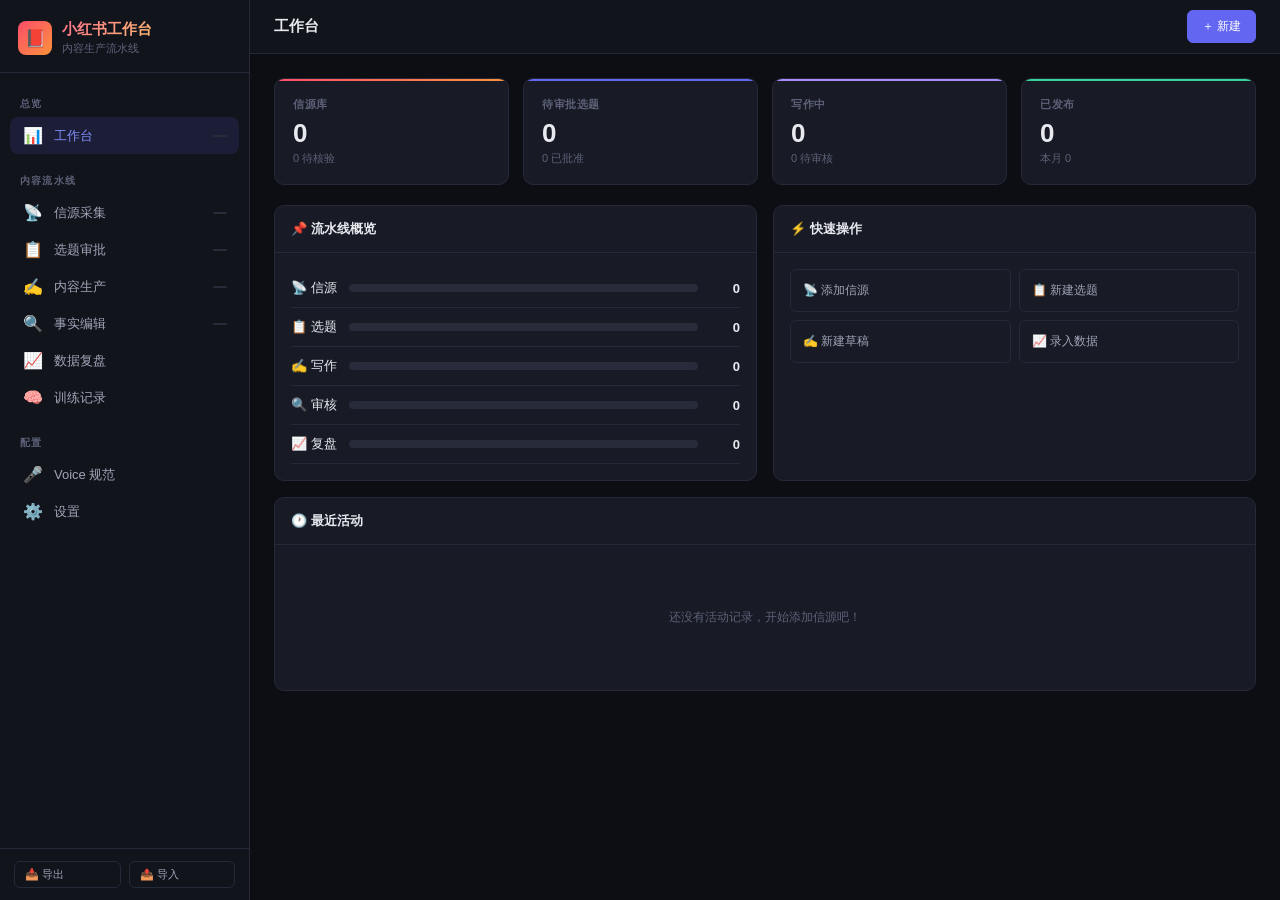
<file: index.html>
<!DOCTYPE html>
<html lang="zh-CN">
<head>
<meta charset="UTF-8">
<meta name="viewport" content="width=device-width, initial-scale=1.0">
<title>小红书内容工作台</title>
<style>
*{margin:0;padding:0;box-sizing:border-box}
:root{
  --bg:#0c0e14;--bg1:#12141c;--bg2:#181b25;--bg3:#1e2230;--bg4:#272b3a;--bg5:#323750;
  --text:#e8eaf0;--text2:#a0a5b8;--text3:#5c6178;
  --red:#ff4d6a;--red2:#ff7088;--red-bg:rgba(255,77,106,0.12);
  --green:#34d399;--green2:#6ee7b7;--green-bg:rgba(52,211,153,0.12);
  --blue:#6366f1;--blue2:#818cf8;--blue-bg:rgba(99,102,241,0.12);
  --orange:#fb923c;--orange2:#fdba74;--orange-bg:rgba(251,146,60,0.12);
  --purple:#a78bfa;--purple2:#c4b5fd;--purple-bg:rgba(167,139,250,0.12);
  --cyan:#22d3ee;--cyan-bg:rgba(34,211,238,0.12);
  --pink:#f472b6;--pink-bg:rgba(244,114,182,0.12);
  --border:#252938;--border2:#2f3448;
  --radius:10px;--radius-lg:14px;--radius-sm:6px;
  --shadow:0 4px 24px rgba(0,0,0,0.4);
  --transition:all 0.2s ease;
}
html{font-size:14px}
body{font-family:'Inter',-apple-system,BlinkMacSystemFont,'Segoe UI','PingFang SC','Noto Sans SC',sans-serif;background:var(--bg);color:var(--text);min-height:100vh;overflow-x:hidden;-webkit-font-smoothing:antialiased}
a{color:var(--blue2);text-decoration:none}
a:hover{text-decoration:underline}

/* ── Layout ── */
.app{display:flex;height:100vh}
.sidebar{width:250px;min-width:250px;background:var(--bg1);border-right:1px solid var(--border);display:flex;flex-direction:column;overflow:hidden}
.sidebar-header{padding:20px 18px 16px;border-bottom:1px solid var(--border)}
.sidebar-header .brand{display:flex;align-items:center;gap:10px}
.sidebar-header .logo{width:34px;height:34px;background:linear-gradient(135deg,var(--red),var(--orange));border-radius:8px;display:flex;align-items:center;justify-content:center;font-size:17px}
.sidebar-header h1{font-size:15px;font-weight:700;background:linear-gradient(135deg,var(--red2),var(--orange2));-webkit-background-clip:text;-webkit-text-fill-color:transparent}
.sidebar-header .sub{font-size:11px;color:var(--text3);margin-top:2px}
.sidebar nav{flex:1;overflow-y:auto;padding:12px 10px}
.nav-group{margin-bottom:8px}
.nav-label{font-size:10px;text-transform:uppercase;letter-spacing:1.2px;color:var(--text3);padding:12px 10px 6px;font-weight:600}
.nav-item{display:flex;align-items:center;gap:10px;padding:9px 12px;border-radius:8px;cursor:pointer;transition:var(--transition);color:var(--text2);font-size:13px;font-weight:500;position:relative}
.nav-item:hover{background:var(--bg3);color:var(--text)}
.nav-item.active{background:var(--blue-bg);color:var(--blue2)}
.nav-item .icon{font-size:16px;width:22px;text-align:center}
.nav-item .count{margin-left:auto;font-size:11px;background:var(--bg4);color:var(--text3);padding:1px 7px;border-radius:10px;font-weight:600}
.nav-item .count.alert{background:var(--red);color:#fff}
.sidebar-footer{padding:12px 14px;border-top:1px solid var(--border);display:flex;gap:8px}
.sidebar-footer .btn{flex:1}

.main{flex:1;display:flex;flex-direction:column;overflow:hidden}
.topbar{height:54px;background:var(--bg1);border-bottom:1px solid var(--border);display:flex;align-items:center;justify-content:space-between;padding:0 24px;flex-shrink:0}
.topbar-left{display:flex;align-items:center;gap:12px}
.topbar-left h2{font-size:15px;font-weight:600}
.topbar-left .breadcrumb{font-size:12px;color:var(--text3)}
.topbar-right{display:flex;align-items:center;gap:8px}
.content-area{flex:1;overflow-y:auto;padding:0}

/* ── Pages ── */
.page{display:none;height:100%}
.page.active{display:flex;flex-direction:column}
.page-scroll{flex:1;overflow-y:auto;padding:24px}

/* ── Buttons ── */
.btn{display:inline-flex;align-items:center;gap:6px;padding:7px 14px;border-radius:var(--radius-sm);border:1px solid transparent;font-size:12px;font-weight:500;cursor:pointer;transition:var(--transition);white-space:nowrap;font-family:inherit}
.btn-p{background:var(--blue);color:#fff;border-color:var(--blue)}
.btn-p:hover{background:var(--blue2);transform:translateY(-1px)}
.btn-r{background:var(--red);color:#fff;border-color:var(--red)}
.btn-r:hover{background:var(--red2)}
.btn-g{background:var(--green);color:#fff;border-color:var(--green)}
.btn-g:hover{background:var(--green2)}
.btn-o{background:var(--orange);color:#fff;border-color:var(--orange)}
.btn-ghost{background:transparent;color:var(--text2);border-color:var(--border)}
.btn-ghost:hover{border-color:var(--text3);color:var(--text)}
.btn-sm{padding:5px 10px;font-size:11px}
.btn-xs{padding:3px 8px;font-size:10px}
.btn-icon{width:32px;height:32px;padding:0;display:inline-flex;align-items:center;justify-content:center;border-radius:6px;background:var(--bg3);border:1px solid var(--border);color:var(--text2);cursor:pointer;font-size:14px;transition:var(--transition)}
.btn-icon:hover{background:var(--bg4);color:var(--text)}

/* ── Inputs ── */
input,textarea,select{font-family:inherit;font-size:13px;color:var(--text);background:var(--bg3);border:1px solid var(--border);border-radius:var(--radius-sm);padding:8px 12px;outline:none;transition:border-color .2s;width:100%}
input:focus,textarea:focus,select:focus{border-color:var(--blue)}
textarea{resize:vertical;line-height:1.6}
select{cursor:pointer;appearance:none;background-image:url("data:image/svg+xml,%3Csvg xmlns='http://www.w3.org/2000/svg' width='12' height='12' viewBox='0 0 24 24' fill='none' stroke='%235c6178' stroke-width='2'%3E%3Cpolyline points='6 9 12 15 18 9'/%3E%3C/svg%3E");background-repeat:no-repeat;background-position:right 10px center;padding-right:30px}
label{display:block;font-size:11px;font-weight:600;color:var(--text3);margin-bottom:5px;text-transform:uppercase;letter-spacing:.5px}
.fg{margin-bottom:14px}
.fg-row{display:grid;grid-template-columns:1fr 1fr;gap:12px}

/* ── Cards ── */
.card{background:var(--bg2);border:1px solid var(--border);border-radius:var(--radius);transition:var(--transition)}
.card:hover{border-color:var(--border2)}
.card-header{padding:14px 16px;border-bottom:1px solid var(--border);display:flex;justify-content:space-between;align-items:center}
.card-header h3{font-size:13px;font-weight:600}
.card-body{padding:16px}

/* ── Stat Cards ── */
.stats-row{display:grid;gap:14px;margin-bottom:20px}
.stats-row.c4{grid-template-columns:repeat(4,1fr)}
.stats-row.c3{grid-template-columns:repeat(3,1fr)}
.stat{background:var(--bg2);border:1px solid var(--border);border-radius:var(--radius);padding:18px;position:relative;overflow:hidden}
.stat::after{content:'';position:absolute;top:0;left:0;right:0;height:2px}
.stat.s-red::after{background:linear-gradient(90deg,var(--red),var(--orange))}
.stat.s-green::after{background:var(--green)}
.stat.s-blue::after{background:var(--blue)}
.stat.s-purple::after{background:var(--purple)}
.stat .stat-label{font-size:11px;color:var(--text3);text-transform:uppercase;letter-spacing:.5px;font-weight:600}
.stat .stat-value{font-size:26px;font-weight:700;margin:6px 0 2px}
.stat .stat-sub{font-size:11px;color:var(--text3)}
.stat .stat-trend{display:inline-flex;align-items:center;gap:3px;font-size:11px;font-weight:600;margin-left:6px}
.stat .stat-trend.up{color:var(--green)}
.stat .stat-trend.down{color:var(--red)}

/* ── Tags/Badges ── */
.badge{display:inline-flex;align-items:center;gap:4px;font-size:10px;font-weight:600;padding:3px 8px;border-radius:5px;letter-spacing:.3px}
.badge-new{background:var(--blue-bg);color:var(--blue2)}
.badge-verified{background:var(--green-bg);color:var(--green)}
.badge-archived{background:rgba(92,97,120,0.15);color:var(--text3)}
.badge-pending{background:var(--orange-bg);color:var(--orange2)}
.badge-approved{background:var(--green-bg);color:var(--green)}
.badge-rejected{background:var(--red-bg);color:var(--red2)}
.badge-writing{background:var(--blue-bg);color:var(--blue2)}
.badge-reviewing{background:var(--purple-bg);color:var(--purple2)}
.badge-ready{background:var(--green-bg);color:var(--green)}
.badge-published{background:var(--cyan-bg);color:var(--cyan)}
.badge-checking{background:var(--orange-bg);color:var(--orange2)}
.badge-done{background:var(--green-bg);color:var(--green)}
.tag{display:inline-flex;font-size:11px;padding:2px 8px;border-radius:4px;background:var(--bg4);color:var(--text2)}

/* ── Filter Bar ── */
.filter-bar{display:flex;align-items:center;gap:10px;padding:16px 24px;border-bottom:1px solid var(--border);background:var(--bg1);flex-wrap:wrap}
.filter-bar .search{position:relative;flex:1;min-width:200px}
.filter-bar .search input{padding-left:32px}
.filter-bar .search::before{content:'⌕';position:absolute;left:10px;top:50%;transform:translateY(-50%);color:var(--text3);font-size:15px}
.tabs{display:flex;gap:2px;background:var(--bg3);border-radius:6px;padding:2px}
.tab{padding:6px 14px;border-radius:5px;font-size:12px;font-weight:500;cursor:pointer;color:var(--text2);transition:var(--transition)}
.tab.active{background:var(--bg4);color:var(--text)}
.tab:hover:not(.active){color:var(--text)}

/* ── Source Cards ── */
.source-grid{display:grid;grid-template-columns:repeat(auto-fill,minmax(300px,1fr));gap:14px;padding:20px 24px}
.source-card{background:var(--bg2);border:1px solid var(--border);border-radius:var(--radius);padding:16px;cursor:pointer;transition:var(--transition);position:relative}
.source-card:hover{border-color:var(--blue);transform:translateY(-2px);box-shadow:var(--shadow)}
.source-card.selected{border-color:var(--blue);background:rgba(99,102,241,0.05)}
.source-card .sc-top{display:flex;justify-content:space-between;align-items:flex-start;margin-bottom:10px}
.source-card .sc-platform{font-size:10px;font-weight:700;text-transform:uppercase;letter-spacing:.5px;padding:2px 8px;border-radius:4px}
.source-card .sc-platform.xhs{background:rgba(255,36,66,0.15);color:#ff2442}
.source-card .sc-platform.wb{background:rgba(255,130,0,0.15);color:#ff8200}
.source-card .sc-platform.dy{background:rgba(0,242,234,0.15);color:#00f2ea}
.source-card .sc-platform.zh{background:rgba(0,132,255,0.15);color:#0084ff}
.source-card .sc-platform.bl{background:rgba(0,161,214,0.15);color:#00a1d6}
.source-card .sc-platform.wx{background:rgba(7,193,96,0.15);color:#07c160}
.source-card .sc-platform.other{background:var(--bg4);color:var(--text3)}
.source-card .sc-title{font-size:14px;font-weight:600;margin-bottom:6px;line-height:1.4;display:-webkit-box;-webkit-line-clamp:2;-webkit-box-orient:vertical;overflow:hidden}
.source-card .sc-summary{font-size:12px;color:var(--text2);line-height:1.5;display:-webkit-box;-webkit-line-clamp:3;-webkit-box-orient:vertical;overflow:hidden;margin-bottom:12px}
.source-card .sc-facts{margin-bottom:10px}
.source-card .sc-fact{font-size:11px;color:var(--text2);padding:4px 8px;background:var(--bg3);border-radius:4px;margin-bottom:4px;border-left:2px solid var(--orange)}
.source-card .sc-meta{display:flex;justify-content:space-between;align-items:center}
.source-card .sc-engagement{display:flex;gap:10px;font-size:11px;color:var(--text3)}
.source-card .sc-engagement span{display:flex;align-items:center;gap:3px}
.source-card .sc-actions{display:flex;gap:4px}
.source-card .sc-check{position:absolute;top:12px;right:12px;width:20px;height:20px;border:2px solid var(--border);border-radius:4px;cursor:pointer;display:flex;align-items:center;justify-content:center;font-size:11px;transition:var(--transition)}
.source-card .sc-check.checked{background:var(--blue);border-color:var(--blue);color:#fff}

/* ── Kanban ── */
.kanban{display:flex;gap:16px;padding:20px 24px;overflow-x:auto;flex:1;min-height:0}
.kanban-col{min-width:300px;width:300px;flex-shrink:0;background:var(--bg1);border:1px solid var(--border);border-radius:var(--radius);display:flex;flex-direction:column;max-height:100%}
.kanban-col-header{padding:14px 16px;border-bottom:1px solid var(--border);display:flex;align-items:center;justify-content:space-between;flex-shrink:0}
.kanban-col-header h3{font-size:13px;font-weight:600;display:flex;align-items:center;gap:8px}
.kanban-col-header .col-count{font-size:11px;background:var(--bg4);color:var(--text3);padding:2px 7px;border-radius:10px;font-weight:600}
.kanban-col-body{flex:1;overflow-y:auto;padding:12px;min-height:100px}
.kanban-col-body.drag-over{background:rgba(99,102,241,0.05);border-radius:0 0 var(--radius) var(--radius)}
.k-card{background:var(--bg2);border:1px solid var(--border);border-radius:8px;padding:14px;margin-bottom:10px;cursor:grab;transition:var(--transition)}
.k-card:hover{border-color:var(--blue);transform:translateY(-1px);box-shadow:0 4px 12px rgba(0,0,0,0.3)}
.k-card.dragging{opacity:0.5;transform:rotate(2deg)}
.k-card .kc-cat{font-size:10px;font-weight:600;text-transform:uppercase;letter-spacing:.5px;margin-bottom:6px}
.k-card .kc-title{font-size:13px;font-weight:600;margin-bottom:6px;line-height:1.4}
.k-card .kc-desc{font-size:12px;color:var(--text2);line-height:1.5;display:-webkit-box;-webkit-line-clamp:2;-webkit-box-orient:vertical;overflow:hidden;margin-bottom:10px}
.k-card .kc-footer{display:flex;justify-content:space-between;align-items:center}
.k-card .kc-source{font-size:11px;color:var(--blue2);max-width:60%;overflow:hidden;text-overflow:ellipsis;white-space:nowrap}
.k-card .kc-date{font-size:10px;color:var(--text3)}
.k-card .kc-actions{display:flex;gap:4px;margin-top:10px}

/* ── Editor Layout ── */
.editor-layout{display:flex;flex:1;min-height:0}
.editor-main{flex:1;display:flex;flex-direction:column;min-width:0}
.editor-toolbar{padding:8px 16px;border-bottom:1px solid var(--border);display:flex;align-items:center;gap:4px;background:var(--bg1);flex-wrap:wrap}
.editor-toolbar .sep{width:1px;height:20px;background:var(--border);margin:0 4px}
.editor-content-wrap{flex:1;overflow-y:auto;padding:24px 32px}
.editor-title-input{width:100%;background:transparent;border:none;font-size:22px;font-weight:700;color:var(--text);padding:0 0 12px;border-bottom:1px solid var(--border);margin-bottom:20px;outline:none}
.editor-body{min-height:300px;font-size:14px;line-height:1.8;color:var(--text);outline:none}
.editor-body:empty::before{content:attr(data-ph);color:var(--text3)}
.editor-body p{margin-bottom:12px}
.editor-body .ai-mark{background:var(--red-bg);border-bottom:2px wavy var(--red);padding:0 2px}
.editor-footer{padding:10px 16px;border-top:1px solid var(--border);display:flex;justify-content:space-between;align-items:center;background:var(--bg1);font-size:11px;color:var(--text3)}
.editor-aside{width:320px;min-width:320px;border-left:1px solid var(--border);background:var(--bg1);overflow-y:auto;display:flex;flex-direction:column}
.editor-aside .aside-section{padding:16px;border-bottom:1px solid var(--border)}
.editor-aside .aside-section h4{font-size:11px;font-weight:600;text-transform:uppercase;letter-spacing:.5px;color:var(--text3);margin-bottom:10px}
.checklist-item{display:flex;align-items:flex-start;gap:8px;padding:7px 0;font-size:12px;border-bottom:1px solid rgba(37,41,56,0.5)}
.checklist-item:last-child{border-bottom:none}
.checklist-item .ci-box{width:16px;height:16px;border:2px solid var(--border);border-radius:3px;cursor:pointer;flex-shrink:0;display:flex;align-items:center;justify-content:center;margin-top:1px;transition:var(--transition)}
.checklist-item .ci-box.checked{background:var(--green);border-color:var(--green);color:#fff}
.checklist-item .ci-box.checked::after{content:'✓';font-size:10px;color:#fff}
.checklist-item .ci-label{color:var(--text2);line-height:1.4}
.checklist-item .ci-label.done{text-decoration:line-through;color:var(--text3)}
.voice-rule{font-size:12px;color:var(--text2);padding:8px 10px;background:var(--bg3);border-radius:6px;margin-bottom:6px;line-height:1.5}
.voice-rule b{color:var(--text)}
.redline{font-size:12px;color:var(--red2);padding:8px 10px;background:var(--red-bg);border-radius:6px;margin-bottom:6px;line-height:1.5;border-left:3px solid var(--red)}

/* ── Fact Check ── */
.fact-pipeline{display:grid;grid-template-columns:1fr 1fr;gap:20px;padding:20px 24px;flex:1;overflow-y:auto}
.fact-col{background:var(--bg1);border:1px solid var(--border);border-radius:var(--radius);max-height:100%;overflow-y:auto}
.fact-col-header{padding:14px 16px;border-bottom:1px solid var(--border);position:sticky;top:0;background:var(--bg1);z-index:1}
.fact-col-header h3{font-size:13px;font-weight:600}
.fact-card{padding:16px;border-bottom:1px solid var(--border);cursor:pointer;transition:var(--transition)}
.fact-card:hover{background:var(--bg2)}
.fact-card:last-child{border-bottom:none}
.fact-card .fc-title{font-size:13px;font-weight:600;margin-bottom:8px}
.fact-card .fc-claim{font-size:12px;color:var(--text2);padding:10px 12px;background:var(--bg3);border-radius:6px;border-left:3px solid var(--orange);line-height:1.6;margin-bottom:8px}
.fact-card .fc-source{font-size:11px;color:var(--blue2)}
.fact-card .fc-result{margin-top:10px;padding:10px 12px;border-radius:6px;font-size:12px;line-height:1.6}
.fact-card .fc-result.v-pass{background:var(--green-bg);border:1px solid rgba(52,211,153,0.2)}
.fact-card .fc-result.v-fail{background:var(--red-bg);border:1px solid rgba(255,77,106,0.2)}
.fact-card .fc-result.v-fix{background:var(--orange-bg);border:1px solid rgba(251,146,60,0.2)}
.fact-card .fc-actions{display:flex;gap:4px;margin-top:10px}

/* ── Review Charts ── */
.chart-bar{display:flex;align-items:center;gap:10px;margin-bottom:8px}
.chart-bar .cb-label{font-size:12px;color:var(--text2);min-width:90px;text-align:right;overflow:hidden;text-overflow:ellipsis;white-space:nowrap}
.chart-bar .cb-track{flex:1;height:26px;background:var(--bg4);border-radius:5px;overflow:hidden;position:relative}
.chart-bar .cb-fill{height:100%;border-radius:5px;display:flex;align-items:center;justify-content:flex-end;padding-right:8px;font-size:10px;font-weight:600;color:#fff;transition:width .5s ease;min-width:40px}
.chart-bar .cb-fill.c-red{background:linear-gradient(90deg,var(--red),var(--orange))}
.chart-bar .cb-fill.c-green{background:linear-gradient(90deg,var(--green),#6ee7b7)}
.chart-bar .cb-fill.c-blue{background:linear-gradient(90deg,var(--blue),var(--blue2))}
.chart-bar .cb-fill.c-purple{background:linear-gradient(90deg,var(--purple),var(--purple2))}
.chart-bar .cb-fill.c-pink{background:linear-gradient(90deg,var(--pink),#f9a8d4)}

/* ── Data Table ── */
.data-table{width:100%;border-collapse:collapse}
.data-table th{font-size:11px;font-weight:600;text-transform:uppercase;letter-spacing:.5px;color:var(--text3);padding:10px 12px;text-align:left;border-bottom:1px solid var(--border);position:sticky;top:0;background:var(--bg2);z-index:1}
.data-table td{font-size:12px;padding:10px 12px;border-bottom:1px solid rgba(37,41,56,0.5);color:var(--text2)}
.data-table tr:hover td{background:var(--bg3)}
.data-table .num{text-align:right;font-variant-numeric:tabular-nums}

/* ── Modal ── */
.modal-overlay{display:none;position:fixed;inset:0;background:rgba(0,0,0,0.6);backdrop-filter:blur(4px);z-index:1000;align-items:center;justify-content:center}
.modal-overlay.show{display:flex}
.modal{background:var(--bg2);border:1px solid var(--border);border-radius:var(--radius-lg);width:90%;max-height:85vh;overflow-y:auto;box-shadow:0 24px 64px rgba(0,0,0,0.6)}
.modal-sm .modal{max-width:480px}
.modal-md .modal{max-width:640px}
.modal-lg .modal{max-width:900px}
.modal-xl .modal{max-width:1100px}
.modal-head{padding:18px 22px;border-bottom:1px solid var(--border);display:flex;justify-content:space-between;align-items:center;position:sticky;top:0;background:var(--bg2);z-index:1;border-radius:var(--radius-lg) var(--radius-lg) 0 0}
.modal-head h3{font-size:15px;font-weight:600}
.modal-body{padding:22px}
.modal-foot{padding:14px 22px;border-top:1px solid var(--border);display:flex;justify-content:flex-end;gap:8px;position:sticky;bottom:0;background:var(--bg2);border-radius:0 0 var(--radius-lg) var(--radius-lg)}

/* ── Toast ── */
.toast-box{position:fixed;top:16px;right:16px;z-index:2000;display:flex;flex-direction:column;gap:6px}
.toast{padding:10px 18px;border-radius:8px;color:#fff;font-size:12px;font-weight:500;animation:toastIn .3s ease;box-shadow:var(--shadow);display:flex;align-items:center;gap:8px}
.toast.t-ok{background:#10b981}
.toast.t-err{background:var(--red)}
.toast.t-info{background:var(--blue)}
@keyframes toastIn{from{transform:translateX(120%);opacity:0}to{transform:translateX(0);opacity:1}}

/* ── Empty State ── */
.empty{text-align:center;padding:48px 20px;color:var(--text3)}
.empty .empty-icon{font-size:36px;margin-bottom:10px}
.empty h3{font-size:14px;color:var(--text2);margin-bottom:4px}
.empty p{font-size:12px}
.empty .btn{margin-top:14px}

/* ── Scrollbar ── */
::-webkit-scrollbar{width:5px;height:5px}
::-webkit-scrollbar-track{background:transparent}
::-webkit-scrollbar-thumb{background:var(--bg5);border-radius:3px}
::-webkit-scrollbar-thumb:hover{background:var(--text3)}

/* ── Context Menu ── */
.ctx-menu{position:fixed;background:var(--bg2);border:1px solid var(--border);border-radius:8px;padding:4px;min-width:180px;z-index:1100;box-shadow:0 8px 32px rgba(0,0,0,0.5);display:none}
.ctx-menu.show{display:block}
.ctx-item{display:flex;align-items:center;gap:8px;padding:8px 12px;border-radius:5px;font-size:12px;color:var(--text2);cursor:pointer;transition:var(--transition)}
.ctx-item:hover{background:var(--bg4);color:var(--text)}
.ctx-item .ctx-icon{font-size:14px;width:20px;text-align:center}
.ctx-sep{height:1px;background:var(--border);margin:4px 0}
.ctx-item.danger{color:var(--red2)}
.ctx-item.danger:hover{background:var(--red-bg)}

/* ── Responsive ── */
@media(max-width:900px){
  .sidebar{position:fixed;z-index:100;transform:translateX(-100%);transition:transform .3s;height:100vh}
  .sidebar.open{transform:translateX(0)}
  .kanban{flex-direction:column}
  .kanban-col{min-width:100%;width:100%}
  .editor-aside{display:none}
  .fact-pipeline{grid-template-columns:1fr}
  .stats-row.c4{grid-template-columns:repeat(2,1fr)}
  .source-grid{grid-template-columns:1fr}
  .grid-2{grid-template-columns:1fr!important}
}
</style>
</head>
<body>

<div class="app">
  <!-- ═══════ SIDEBAR ═══════ -->
  <aside class="sidebar" id="sidebar">
    <div class="sidebar-header">
      <div class="brand">
        <div class="logo">📕</div>
        <div>
          <h1>小红书工作台</h1>
          <div class="sub" id="sidebar-account">内容生产流水线</div>
        </div>
      </div>
    </div>
    <nav>
      <div class="nav-group">
        <div class="nav-label">总览</div>
        <div class="nav-item active" data-page="dashboard"><span class="icon">📊</span>工作台<span class="count" id="nav-total"></span></div>
      </div>
      <div class="nav-group">
        <div class="nav-label">内容流水线</div>
        <div class="nav-item" data-page="source"><span class="icon">📡</span>信源采集<span class="count" id="nav-source"></span></div>
        <div class="nav-item" data-page="brief"><span class="icon">📋</span>选题审批<span class="count" id="nav-brief"></span></div>
        <div class="nav-item" data-page="editor"><span class="icon">✍️</span>内容生产<span class="count" id="nav-editor"></span></div>
        <div class="nav-item" data-page="fact"><span class="icon">🔍</span>事实编辑<span class="count" id="nav-fact"></span></div>
        <div class="nav-item" data-page="review"><span class="icon">📈</span>数据复盘</div>
        <div class="nav-item" data-page="training"><span class="icon">🧠</span>训练记录</div>
      </div>
      <div class="nav-group">
        <div class="nav-label">配置</div>
        <div class="nav-item" data-page="voice"><span class="icon">🎤</span>Voice 规范</div>
        <div class="nav-item" data-page="settings"><span class="icon">⚙️</span>设置</div>
      </div>
    </nav>
    <div class="sidebar-footer">
      <button class="btn btn-ghost btn-sm" onclick="exportData()">📥 导出</button>
      <button class="btn btn-ghost btn-sm" onclick="$('#import-file').click()">📤 导入</button>
      <input type="file" id="import-file" hidden accept=".json" onchange="importData(event)">
    </div>
  </aside>

  <!-- ═══════ MAIN ═══════ -->
  <div class="main">
    <div class="topbar">
      <div class="topbar-left">
        <button class="btn-icon" onclick="$('#sidebar').classList.toggle('open')" style="display:none" id="menu-btn">☰</button>
        <h2 id="page-title">工作台</h2>
      </div>
      <div class="topbar-right">
        <button class="btn btn-p" id="top-add-btn" onclick="openAdd()">＋ 新建</button>
      </div>
    </div>

    <!-- ════ DASHBOARD ════ -->
    <div class="page active" id="page-dashboard">
      <div class="page-scroll">
        <div class="stats-row c4" id="dash-stats"></div>
        <div class="grid-2" style="display:grid;grid-template-columns:1fr 1fr;gap:16px">
          <div class="card">
            <div class="card-header"><h3>📌 流水线概览</h3></div>
            <div class="card-body" id="dash-pipeline"></div>
          </div>
          <div class="card">
            <div class="card-header"><h3>⚡ 快速操作</h3></div>
            <div class="card-body" id="dash-quick"></div>
          </div>
        </div>
        <div class="card" style="margin-top:16px">
          <div class="card-header"><h3>🕐 最近活动</h3></div>
          <div class="card-body" id="dash-activity"></div>
        </div>
      </div>
    </div>

    <!-- ════ SOURCE ════ -->
    <div class="page" id="page-source">
      <div class="filter-bar">
        <div class="search"><input placeholder="搜索信源标题、摘要、平台..." id="src-search" oninput="renderSources()"></div>
        <div class="tabs" id="src-tabs">
          <div class="tab active" data-f="all" onclick="srcTab(this)">全部</div>
          <div class="tab" data-f="new" onclick="srcTab(this)">新发现</div>
          <div class="tab" data-f="verified" onclick="srcTab(this)">已核验</div>
          <div class="tab" data-f="archived" onclick="srcTab(this)">归档</div>
        </div>
        <button class="btn btn-ghost btn-sm" onclick="batchArchiveSrc()">📦 批量归档</button>
        <button class="btn btn-o btn-sm" onclick="openModal('ai-collect')">🤖 AI采集</button>
        <button class="btn btn-p btn-sm" onclick="openModal('add-source')">＋ 手动添加</button>
      </div>
      <div class="source-grid" id="src-grid"></div>
    </div>

    <!-- ════ BRIEF (KANBAN) ════ -->
    <div class="page" id="page-brief">
      <div class="filter-bar">
        <div class="search"><input placeholder="搜索选题..." id="brief-search" oninput="renderBriefs()"></div>
        <div class="tabs">
          <div class="tab active" data-f="all" onclick="briefTab(this)">全部</div>
          <div class="tab" data-f="pending" onclick="briefTab(this)">待审批</div>
          <div class="tab" data-f="approved" onclick="briefTab(this)">已批准</div>
        </div>
        <button class="btn btn-p btn-sm" onclick="openModal('add-brief')">＋ 新建选题</button>
      </div>
      <div class="kanban" id="brief-kanban"></div>
    </div>

    <!-- ════ EDITOR ════ -->
    <div class="page" id="page-editor">
      <div class="filter-bar">
        <div class="search"><input placeholder="搜索草稿..." id="draft-search" oninput="renderDrafts()"></div>
        <div class="tabs" id="draft-tabs">
          <div class="tab active" data-f="all" onclick="draftTab(this)">全部</div>
          <div class="tab" data-f="writing" onclick="draftTab(this)">写作中</div>
          <div class="tab" data-f="reviewing" onclick="draftTab(this)">待审核</div>
          <div class="tab" data-f="ready" onclick="draftTab(this)">待发布</div>
        </div>
        <button class="btn btn-p btn-sm" onclick="openModal('add-draft')">＋ 新建草稿</button>
      </div>
      <div id="draft-list" style="padding:20px 24px;overflow-y:auto;flex:1"></div>
    </div>

    <!-- ════ EDITOR WORKSPACE (shown when editing) ════ -->
    <div class="page" id="page-editor-workspace">
      <div class="editor-layout">
        <div class="editor-main">
          <div class="editor-toolbar" id="ed-toolbar">
            <button class="btn-icon" onclick="goDrafts()" title="返回列表">←</button>
            <div class="sep"></div>
            <button class="btn-icon" onclick="edCmd('bold')" title="粗体"><b>B</b></button>
            <button class="btn-icon" onclick="edCmd('italic')" title="斜体"><i>I</i></button>
            <button class="btn-icon" onclick="edCmd('underline')" title="下划线"><u>U</u></button>
            <div class="sep"></div>
            <button class="btn-icon" onclick="edInsert('# ')" title="标题">H</button>
            <button class="btn-icon" onclick="edInsert('• ')" title="列表">☰</button>
            <button class="btn-icon" onclick="edInsert('「」')" title="引号">❝</button>
            <div class="sep"></div>
            <button class="btn-icon" onclick="edInsertEmoji('📌')" title="图钉">📌</button>
            <button class="btn-icon" onclick="edInsertEmoji('💡')" title="灯泡">💡</button>
            <button class="btn-icon" onclick="edInsertEmoji('✅')" title="勾">✅</button>
            <button class="btn-icon" onclick="edInsertEmoji('⚠️')" title="警告">⚠️</button>
            <div class="sep"></div>
            <button class="btn btn-sm btn-ghost" onclick="edCheckAI()">🤖 检测AI腔</button>
            <button class="btn btn-sm btn-ghost" onclick="edWordCount()">📊 字数统计</button>
            <div style="flex:1"></div>
            <button class="btn btn-sm btn-o" id="ai-gen-btn" onclick="aiGenerate()">🤖 AI生成</button>
            <span class="badge" id="ed-status-badge"></span>
            <button class="btn btn-sm btn-g" onclick="edSave()">💾 保存</button>
          </div>
          <div class="editor-content-wrap">
            <input class="editor-title-input" id="ed-title" placeholder="输入标题...">
            <div class="editor-body" id="ed-body" contenteditable="true" data-ph="开始写稿...&#10;&#10;提示：写完后点击右上角「检测AI腔」扫一遍，再点侧边栏的自检清单逐条确认。"></div>
          </div>
          <div class="editor-footer">
            <span id="ed-word-count">0 字</span>
            <div style="display:flex;gap:8px;align-items:center">
              <span id="ed-save-status" style="color:var(--green)">已保存</span>
              <button class="btn btn-sm btn-ghost" onclick="edSubmitReview()">→ 提交审核</button>
            </div>
          </div>
        </div>
        <div class="editor-aside" id="ed-aside">
          <div class="aside-section">
            <h4>🎤 Voice 规范</h4>
            <div id="ed-voice-rules"></div>
          </div>
          <div class="aside-section">
            <h4>📋 Brief 摘要</h4>
            <div id="ed-brief-info" style="font-size:12px;color:var(--text2);line-height:1.6"></div>
          </div>
          <div class="aside-section">
            <h4>✅ 发布前自检</h4>
            <div id="ed-checklist"></div>
          </div>
          <div class="aside-section">
            <h4>📌 关联信源</h4>
            <div id="ed-sources"></div>
          </div>
        </div>
      </div>
    </div>

    <!-- ════ FACT CHECK ════ -->
    <div class="page" id="page-fact">
      <div class="filter-bar">
        <div class="search"><input placeholder="搜索审核项..." id="fact-search" oninput="renderFacts()"></div>
        <button class="btn btn-p btn-sm" onclick="openModal('add-fact')">＋ 添加审核项</button>
      </div>
      <div class="fact-pipeline" id="fact-pipeline"></div>
    </div>

    <!-- ════ REVIEW ════ -->
    <div class="page" id="page-review">
      <div class="page-scroll">
        <div class="stats-row c4" id="rev-stats"></div>
        <div class="grid-2" style="display:grid;grid-template-columns:1.5fr 1fr;gap:16px">
          <div class="card">
            <div class="card-header"><h3>📊 内容表现排行</h3></div>
            <div class="card-body" id="rev-ranking"></div>
          </div>
          <div>
            <div class="card" style="margin-bottom:16px">
              <div class="card-header"><h3>💡 试验建议</h3></div>
              <div class="card-body" id="rev-insights"></div>
            </div>
            <div class="card">
              <div class="card-header"><h3>📋 指标明细</h3></div>
              <div class="card-body" id="rev-metrics"></div>
            </div>
          </div>
        </div>
        <div class="card" style="margin-top:16px">
          <div class="card-header">
            <h3>📝 已发布笔记数据</h3>
            <button class="btn btn-p btn-sm" onclick="openModal('add-review')">＋ 录入数据</button>
          </div>
          <div class="card-body" style="overflow-x:auto" id="rev-table-wrap"></div>
        </div>
      </div>
    </div>

    <!-- ════ TRAINING LOG ════ -->
    <div class="page" id="page-training">
      <div class="page-scroll">
        <div style="display:flex;justify-content:space-between;align-items:center;margin-bottom:20px">
          <p style="font-size:13px;color:var(--text2)">🧠 每次AI生成的文案都会记录在这里，方便回顾和导出训练数据</p>
          <div style="display:flex;gap:8px">
            <button class="btn btn-ghost btn-sm" onclick="exportTrainingMd()">📥 导出全部 .md</button>
            <button class="btn btn-ghost btn-sm" onclick="clearTraining()" style="color:var(--red)">🗑 清空</button>
          </div>
        </div>
        <div id="training-list"></div>
      </div>
    </div>

    <!-- ════ VOICE ════ -->
    <div class="page" id="page-voice">
      <div class="page-scroll" style="max-width:800px">
        <div class="card">
          <div class="card-header"><h3>🎤 Voice 规范文档</h3><span style="font-size:11px;color:var(--text3)">写稿时自动参考</span></div>
          <div class="card-body">
            <div class="fg"><label>👤 人称与视角</label><textarea id="v-persona" rows="3" placeholder="例：第一人称「我」，25岁职场女生，偶尔用「姐妹们」称呼读者"></textarea></div>
            <div class="fg"><label>✍️ 语言风格</label><textarea id="v-style" rows="3" placeholder="例：口语化，短句，偶尔emoji，不用书面语"></textarea></div>
            <div class="fg"><label>🚫 内容红线（绝对不写）</label><textarea id="v-redlines" rows="3" placeholder="例：不编造数据、不假装亲测、不用「震惊」标题党"></textarea></div>
            <div class="fg"><label>📰 标题公式</label><textarea id="v-headline" rows="2" placeholder="例：数字+痛点+解决方案"></textarea></div>
            <div class="fg"><label>📝 开头模板</label><textarea id="v-opening" rows="2" placeholder="例：以提问开头，或直接抛痛点"></textarea></div>
            <div class="fg"><label>🔖 结尾模板</label><textarea id="v-closing" rows="2" placeholder="例：总结+互动引导"></textarea></div>
            <div class="fg"><label>📎 其他规范</label><textarea id="v-other" rows="3" placeholder="任何其他关于内容风格的要求"></textarea></div>
            <button class="btn btn-p" onclick="saveVoice()">💾 保存 Voice 规范</button>
          </div>
        </div>
      </div>
    </div>

    <!-- ════ SETTINGS ════ -->
    <div class="page" id="page-settings">
      <div class="page-scroll" style="max-width:600px">
        <div class="card" style="margin-bottom:16px">
          <div class="card-header"><h3>⚙️ 基本设置</h3></div>
          <div class="card-body">
            <div class="fg"><label>小红书账号名</label><input id="s-account" placeholder="你的昵称"></div>
            <div class="fg"><label>内容领域</label><input id="s-tags" placeholder="例：职场,穿搭,护肤"></div>
            <div class="fg"><label>默认发布平台</label>
              <select id="s-platform">
                <option value="小红书">小红书</option>
                <option value="抖音">抖音</option>
                <option value="微博">微博</option>
              </select>
            </div>
            <button class="btn btn-p" onclick="saveSettings()">💾 保存设置</button>
          </div>
        </div>
        <div class="card" style="margin-bottom:16px">
          <div class="card-header"><h3>🤖 AI 接口配置</h3><span style="font-size:11px;color:var(--text3)">用于AI信源采集</span></div>
          <div class="card-body">
            <div class="fg"><label>API Endpoint *</label><input id="s-api-url" placeholder="https://token-plan-sgp.xiaomimimo.com/v1"></div>
            <div class="fg"><label>Model *</label><input id="s-api-model" placeholder="mimo-v2.5-pro"></div>
            <div class="fg"><label>API Key *</label><input id="s-api-key" type="password" placeholder="sk-..."></div>
            <div class="fg"><label>System Prompt（可选，高级）</label><textarea id="s-api-prompt" rows="4" placeholder="留空使用默认提示词。自定义可覆盖AI采集时的行为。"></textarea></div>
            <div style="display:flex;gap:8px;align-items:center">
              <button class="btn btn-p" onclick="saveSettings()">💾 保存设置</button>
              <button class="btn btn-ghost btn-sm" onclick="testApi()">🔌 测试连接</button>
              <span id="api-test-status" style="font-size:12px"></span>
            </div>
          </div>
        </div>
        <div class="card">
          <div class="card-header"><h3>📦 数据管理</h3></div>
          <div class="card-body">
            <p style="font-size:12px;color:var(--text2);margin-bottom:14px">数据保存在浏览器 localStorage，支持导入导出备份。</p>
            <div style="display:flex;gap:8px;flex-wrap:wrap">
              <button class="btn btn-ghost" onclick="exportData()">📥 导出全部数据</button>
              <button class="btn btn-ghost" onclick="$('#import-file').click()">📤 导入数据</button>
              <button class="btn btn-r btn-sm" onclick="if(confirm('确认清空？不可恢复。')){localStorage.clear();location.reload()}">🗑️ 清空数据</button>
            </div>
          </div>
        </div>
      </div>
    </div>
  </div>
</div>

<!-- ═══ MODAL ═══ -->
<div class="modal-overlay" id="modal" onclick="if(event.target===this)closeModal()">
  <div class="modal">
    <div class="modal-head"><h3 id="m-head-title"></h3><button class="btn-icon" onclick="closeModal()">✕</button></div>
    <div class="modal-body" id="m-body"></div>
    <div class="modal-foot" id="m-foot"></div>
  </div>
</div>

<!-- ═══ CONTEXT MENU ═══ -->
<div class="ctx-menu" id="ctx-menu"></div>

<!-- ═══ TOAST ═══ -->
<div class="toast-box" id="toast-box"></div>

<script>
// ═══════════════════════════════════════
// CORE DATA LAYER
// ═══════════════════════════════════════
const K = 'xhs_v2';
const $ = s => document.querySelector(s);
const $$ = s => document.querySelectorAll(s);
const now = () => new Date().toISOString().slice(0,16).replace('T',' ');
const today = () => new Date().toISOString().slice(0,10);
let _id = 0;

function load() {
  try { return JSON.parse(localStorage.getItem(K)) || fresh(); }
  catch(e) { return fresh(); }
}
function save(d) { localStorage.setItem(K, JSON.stringify(d)); }
function fresh() {
  return { sources:[], briefs:[], drafts:[], facts:[], reviews:[],
    voice:{persona:'',style:'',redlines:'',headline:'',opening:'',closing:'',other:''},
    settings:{account:'',tags:'',platform:'小红书',apiUrl:'',apiModel:'',apiKey:'',apiPrompt:'',useCorsProxy:false}, training:[], _nid:1, activity:[] };
}
function nid(d) { d._nid=(d._nid||1)+1; return 'i'+d._nid; }
function addActivity(d, msg) { d.activity.unshift({msg, time:now()}); if(d.activity.length>50) d.activity.length=50; }
function esc(s) { if(s==null||s==='')return ''; return String(s).replace(/&/g,'&amp;').replace(/</g,'&lt;').replace(/>/g,'&gt;').replace(/"/g,'&quot;').replace(/'/g,'&#39;'); }
// 外部数据里的数字可能是 "1.2万"、"3k" 或恶意字符串，统一转成非负整数
function num(v) {
  if(typeof v==='number') return Number.isFinite(v)&&v>0 ? Math.round(v) : 0;
  const t = String(v??'').replace(/[^\d.万wk]/gi,'');
  const n = parseFloat(t);
  if(!Number.isFinite(n)||n<0) return 0;
  if(/[万w]/i.test(t)) return Math.round(n*10000);
  if(/k/i.test(t)) return Math.round(n*1000);
  return Math.round(n);
}
// 只放行 http/https 链接，挡掉 javascript: 等协议
function safeUrl(u) {
  if(!u) return '';
  try { const p=new URL(String(u).trim()); return (p.protocol==='http:'||p.protocol==='https:') ? p.href : ''; }
  catch(e) { return ''; }
}
function platformClass(p) { return {小红书:'xhs',微博:'wb',抖音:'dy',知乎:'zh',B站:'bl',微信:'wx'}[p]||'other'; }
function safeId(v) { return /^[\w-]{1,64}$/.test(String(v??'')) ? String(v) : ''; }
function toast(msg, t='t-ok') { const b=$('#toast-box'), el=document.createElement('div'); el.className='toast '+t; el.textContent=msg; b.appendChild(el); setTimeout(()=>el.remove(),3000); }

// ═══════════════════════════════════════
// NAVIGATION
// ═══════════════════════════════════════
const titles = {dashboard:'📊 工作台',source:'📡 信源采集',brief:'📋 选题审批',editor:'✍️ 内容生产','editor-workspace':'✍️ 写稿',fact:'🔍 事实编辑',review:'📈 数据复盘',training:'🧠 训练记录',voice:'🎤 Voice 规范',settings:'⚙️ 设置'};

function nav(page) {
  $$('.nav-item').forEach(n=>n.classList.toggle('active', n.dataset.page===page));
  $$('.page').forEach(p=>p.classList.remove('active'));
  const pg = $(`#page-${page}`);
  if(pg) pg.classList.add('active');
  $('#page-title').textContent = titles[page]||page;
  $('#sidebar').classList.remove('open');
  refresh();
}

$$('.nav-item[data-page]').forEach(n => n.addEventListener('click', () => nav(n.dataset.page)));

// ═══════════════════════════════════════
// MODAL SYSTEM
// ═══════════════════════════════════════
function openModalSize(size) { $('#modal').className = 'modal-overlay show '+size; }
function openModalHtml(title, body, foot, size='modal-md') {
  $('#m-head-title').textContent = title;
  $('#m-body').innerHTML = body;
  $('#m-foot').innerHTML = foot;
  openModalSize(size);
  $('#modal').classList.add('show');
}
function closeModal() { $('#modal').classList.remove('show'); $('#modal').className='modal-overlay'; }

// ═══════════════════════════════════════
// CONTEXT MENU
// ═══════════════════════════════════════
let _ctxTarget = null;
function showCtx(e, items) {
  e.preventDefault(); _ctxTarget = e.currentTarget;
  const m = $('#ctx-menu');
  m.innerHTML = items.map(i => i.sep ? '<div class="ctx-sep"></div>' :
    `<div class="ctx-item ${i.danger?'danger':''}" onclick="ctxAct('${i.act}')"><span class="ctx-icon">${i.icon||''}</span>${i.label}</div>`
  ).join('');
  m.style.top = Math.min(e.clientY, window.innerHeight-200) + 'px';
  m.style.left = Math.min(e.clientX, window.innerWidth-200) + 'px';
  m.classList.add('show');
}
function hideCtx() { $('#ctx-menu').classList.remove('show'); }
document.addEventListener('click', hideCtx);
let _ctxAct = {};
function ctxAct(act) { if(_ctxAct[act]) _ctxAct[act](); hideCtx(); }

// ═══════════════════════════════════════
// REFRESH ALL
// ═══════════════════════════════════════
function refresh() {
  const d = load();
  // nav badges
  const ns = d.sources.filter(s=>s.status==='new').length;
  const nb = d.briefs.filter(b=>b.status==='pending').length;
  const nd = d.drafts.filter(r=>r.status==='writing'||r.status==='reviewing').length;
  const nf = d.facts.filter(f=>f.status!=='done').length;
  setNavBadge('nav-source', ns);
  setNavBadge('nav-brief', nb);
  setNavBadge('nav-editor', nd);
  setNavBadge('nav-fact', nf);
  $('#nav-total').textContent = ns+nb+nd+nf || '';
  $('#nav-total').className = (ns+nb+nd+nf) ? 'count alert' : 'count';
  $('#sidebar-account').textContent = d.settings.account || '内容生产流水线';
  renderDashboard(d);
  renderSources();
  renderBriefs();
  renderDrafts();
  renderFacts();
  renderReviews(d);
  renderTraining();
  loadVoice(d);
  loadSettings(d);
}
function setNavBadge(id, n) {
  const el = $(`#${id}`);
  el.textContent = n || '';
  el.className = n ? 'count alert' : 'count';
}

// ═══════════════════════════════════════
// 0. DASHBOARD
// ═══════════════════════════════════════
function renderDashboard(d) {
  const ns=d.sources.length, nb=d.briefs.filter(b=>b.status==='pending').length;
  const nw=d.drafts.filter(r=>r.status==='writing'||r.status==='reviewing').length;
  const np=d.drafts.filter(r=>r.status==='published').length;
  $('#dash-stats').innerHTML = `
    <div class="stat s-red"><div class="stat-label">信源库</div><div class="stat-value">${ns}</div><div class="stat-sub">${d.sources.filter(s=>s.status==='new').length} 待核验</div></div>
    <div class="stat s-blue"><div class="stat-label">待审批选题</div><div class="stat-value">${nb}</div><div class="stat-sub">${d.briefs.filter(b=>b.status==='approved').length} 已批准</div></div>
    <div class="stat s-purple"><div class="stat-label">写作中</div><div class="stat-value">${nw}</div><div class="stat-sub">${d.drafts.filter(r=>r.status==='reviewing').length} 待审核</div></div>
    <div class="stat s-green"><div class="stat-label">已发布</div><div class="stat-value">${np}</div><div class="stat-sub">本月 ${d.reviews.filter(r=>r.publishedAt&&r.publishedAt.startsWith(today().slice(0,7))).length}</div></div>
  `;
  // Pipeline
  const stages = [
    {label:'📡 信源', items:d.sources.filter(s=>s.status==='new'), color:'var(--blue)'},
    {label:'📋 选题', items:d.briefs.filter(b=>b.status==='pending'), color:'var(--orange)'},
    {label:'✍️ 写作', items:d.drafts.filter(r=>r.status==='writing'), color:'var(--purple)'},
    {label:'🔍 审核', items:d.facts.filter(f=>f.status!=='done'), color:'var(--orange)'},
    {label:'📈 复盘', items:d.reviews, color:'var(--green)'}
  ];
  $('#dash-pipeline').innerHTML = stages.map(s => `
    <div style="display:flex;align-items:center;gap:12px;padding:10px 0;border-bottom:1px solid var(--border)">
      <span style="font-size:13px;font-weight:500">${s.label}</span>
      <div style="flex:1;height:8px;background:var(--bg4);border-radius:4px;overflow:hidden">
        <div style="height:100%;width:${Math.min(100,s.items.length*20)}%;background:${s.color};border-radius:4px;transition:width .3s"></div>
      </div>
      <span style="font-size:13px;font-weight:600;min-width:30px;text-align:right">${s.items.length}</span>
    </div>
  `).join('');
  // Quick actions
  $('#dash-quick').innerHTML = `
    <div style="display:grid;grid-template-columns:1fr 1fr;gap:8px">
      <button class="btn btn-ghost" onclick="openModal('add-source')" style="justify-content:flex-start;padding:12px">📡 添加信源</button>
      <button class="btn btn-ghost" onclick="openModal('add-brief')" style="justify-content:flex-start;padding:12px">📋 新建选题</button>
      <button class="btn btn-ghost" onclick="openModal('add-draft')" style="justify-content:flex-start;padding:12px">✍️ 新建草稿</button>
      <button class="btn btn-ghost" onclick="openModal('add-review')" style="justify-content:flex-start;padding:12px">📈 录入数据</button>
    </div>
  `;
  // Activity
  const acts = d.activity||[];
  $('#dash-activity').innerHTML = acts.length ? acts.slice(0,15).map(a =>
    `<div style="display:flex;gap:10px;padding:8px 0;border-bottom:1px solid rgba(37,41,56,0.4);font-size:12px">
      <span style="color:var(--text3);min-width:100px">${esc(a.time)}</span>
      <span style="color:var(--text2)">${esc(a.msg)}</span>
    </div>`
  ).join('') : '<div class="empty"><p>还没有活动记录，开始添加信源吧！</p></div>';
}

// ═══════════════════════════════════════
// 1. SOURCE MODULE
// ═══════════════════════════════════════
let srcFilter = 'all';
function srcTab(el) { srcFilter=el.dataset.f; el.parentElement.querySelectorAll('.tab').forEach(t=>t.classList.remove('active')); el.classList.add('active'); renderSources(); }

function renderSources() {
  const d = load();
  const q = ($('#src-search')?.value||'').toLowerCase();
  let items = d.sources;
  if(srcFilter!=='all') items = items.filter(s=>s.status===srcFilter);
  if(q) items = items.filter(s=>(s.title+s.summary+s.platform+(s.tags||[]).join('')).toLowerCase().includes(q));
  const grid = $('#src-grid');
  if(!items.length) { grid.innerHTML='<div class="empty" style="grid-column:1/-1"><div class="empty-icon">📡</div><h3>暂无信源</h3><p>点击「添加信源」开始收集一手资料</p><button class="btn btn-p" onclick="openModal(\'add-source\')">＋ 添加信源</button></div>'; return; }
  grid.innerHTML = items.map(s => {
    const platClass = platformClass(s.platform);
    const statusBadge = s.status==='new'?'badge-new':s.status==='verified'?'badge-verified':'badge-archived';
    const statusText = s.status==='new'?'新发现':s.status==='verified'?'已核验':'归档';
    return `<div class="source-card" oncontextmenu="srcCtx(event,'${s.id}')" onclick="viewSource('${s.id}')">
      <div class="sc-top">
        <span class="sc-platform ${platClass}">${esc(s.platform)}</span>
        <span class="badge ${statusBadge}">${statusText}</span>
      </div>
      <div class="sc-title">${esc(s.title)}</div>
      <div class="sc-summary">${esc(s.summary)}</div>
      ${(s.keyFacts||[]).length ? `<div class="sc-facts">${s.keyFacts.slice(0,3).map(f=>`<div class="sc-fact">${esc(f)}</div>`).join('')}</div>` : ''}
      <div class="sc-meta">
        <div class="sc-engagement">
          ${safeUrl(s.url)?`<a href="${esc(safeUrl(s.url))}" target="_blank" rel="noopener noreferrer" onclick="event.stopPropagation()" style="font-size:11px">🔗 原文</a>`:''}
          ${(s.engagement)?`<span>❤️ ${num(s.engagement.likes)}</span><span>💬 ${num(s.engagement.comments)}</span><span>⭐ ${num(s.engagement.collects)}</span>`:''}
        </div>
        <div class="sc-actions">
          ${s.status==='new'?`<button class="btn btn-xs btn-g" onclick="event.stopPropagation();srcVerify('${s.id}')">✓ 核验</button>`:''}
          <button class="btn btn-xs btn-ghost" onclick="event.stopPropagation();srcToBrief('${s.id}')">→ 转选题</button>
        </div>
      </div>
    </div>`;
  }).join('');
}

function srcCtx(e, id) {
  const d = load(); const s = d.sources.find(x=>x.id===id);
  _ctxAct = {
    verify: () => srcVerify(id),
    toBrief: () => srcToBrief(id),
    archive: () => { s.status='archived'; save(d); refresh(); toast('已归档'); },
    delete: () => { d.sources=d.sources.filter(x=>x.id!==id); save(d); refresh(); toast('已删除','t-err'); }
  };
  showCtx(e, [
    {icon:'✓', label:'标记已核验', act:'verify'},
    {icon:'→', label:'转入选题', act:'toBrief'},
    {icon:'📦', label:'归档', act:'archive'},
    {sep:true},
    {icon:'🗑', label:'删除', act:'delete', danger:true}
  ]);
}

function srcVerify(id) {
  const d=load(); const s=d.sources.find(x=>x.id===id);
  if(s) { s.status='verified'; s.verifiedAt=now(); addActivity(d, `核验信源: ${s.title}`); save(d); refresh(); toast('已核验 ✅'); }
}

function srcToBrief(sourceId) {
  const d=load(); const s=d.sources.find(x=>x.id===sourceId); if(!s) return;
  openModalHtml('从信源创建选题', `
    <div class="fg"><label>选题标题</label><input id="m-title" value="${esc(s.title)}"></div>
    <div class="fg"><label>角度/切入点 *</label><textarea id="m-angle" placeholder="从什么角度写？目标读者是谁？解决什么问题？"></textarea></div>
    <div class="fg-row">
      <div class="fg"><label>分类</label><input id="m-cat" placeholder="例：职场干货"></div>
      <div class="fg"><label>目标平台</label><select id="m-plat"><option>小红书</option><option>抖音</option><option>微博</option></select></div>
    </div>
    <div class="fg"><label>关联信源</label><input value="${esc(s.url||s.title)}" readonly style="color:var(--text3)"></div>
  `, `<button class="btn btn-ghost" onclick="closeModal()">取消</button><button class="btn btn-p" onclick="doSrcToBrief('${s.id}')">提交审批</button>`);
}

function doSrcToBrief(srcId) {
  const d=load(); const s=d.sources.find(x=>x.id===srcId);
  d.briefs.push({
    id:nid(d), title:$('#m-title').value, angle:$('#m-angle').value,
    category:$('#m-cat').value, platform:$('#m-plat').value,
    sourceId:s.id, sourceUrl:s.url||'', sourceTitle:s.title,
    status:'pending', createdAt:now()
  });
  s.status='verified'; addActivity(d, `创建选题: ${$('#m-title').value}`); save(d); closeModal(); refresh(); toast('选题已提交审批 📋');
}

function viewSource(id) {
  const d=load(); const s=d.sources.find(x=>x.id===id); if(!s) return;
  openModalHtml('信源详情', `
    <div style="display:flex;gap:8px;margin-bottom:12px">
      <span class="sc-platform ${platformClass(s.platform)}">${esc(s.platform)}</span>
      <span class="badge ${s.status==='new'?'badge-new':s.status==='verified'?'badge-verified':'badge-archived'}">${s.status==='new'?'新发现':s.status==='verified'?'已核验':'归档'}</span>
    </div>
    <h3 style="font-size:16px;margin-bottom:12px">${esc(s.title)}</h3>
    <p style="font-size:13px;color:var(--text2);line-height:1.7;margin-bottom:14px">${esc(s.summary)}</p>
    ${(s.keyFacts||[]).length?`<div style="margin-bottom:14px"><b style="font-size:12px;color:var(--text3)">关键事实：</b>${s.keyFacts.map(f=>`<div class="sc-fact" style="margin-top:4px">${esc(f)}</div>`).join('')}</div>`:''}
    ${safeUrl(s.url)?`<div style="margin-bottom:14px"><a href="${esc(safeUrl(s.url))}" target="_blank" rel="noopener noreferrer" style="font-size:12px">🔗 ${esc(s.url)}</a></div>`:(s.url?`<div style="margin-bottom:14px;font-size:12px;color:var(--text3)">⚠️ 链接格式无效：${esc(s.url)}</div>`:'')}
    <div style="display:flex;gap:16px;font-size:12px;color:var(--text3)">
      <span>采集: ${esc(s.capturedAt)||'—'}</span>
      ${s.verifiedAt?`<span>核验: ${esc(s.verifiedAt)}</span>`:''}
    </div>
    ${s.notes?`<div style="margin-top:12px;padding:10px;background:var(--bg3);border-radius:6px;font-size:12px;color:var(--text2)">${esc(s.notes)}</div>`:''}
  `, `
    <button class="btn btn-ghost" onclick="closeModal()">关闭</button>
    ${s.status==='new'?`<button class="btn btn-g" onclick="srcVerify('${s.id}');closeModal()">✓ 标记核验</button>`:''}
    <button class="btn btn-p" onclick="closeModal();srcToBrief('${s.id}')">→ 转选题</button>
  `);
}

function batchArchiveSrc() {
  const d=load(); let n=0;
  d.sources.forEach(s=>{if(s.status==='verified'){s.status='archived';n++;}});
  if(n){save(d);refresh();toast(`已归档 ${n} 条信源`);}
  else toast('没有可归档的已核验信源','t-info');
}

// ═══════════════════════════════════════
// 2. BRIEF MODULE (KANBAN)
// ═══════════════════════════════════════
let briefFilter = 'all';
function briefTab(el) { briefFilter=el.dataset.f; el.parentElement.querySelectorAll('.tab').forEach(t=>t.classList.remove('active')); el.classList.add('active'); renderBriefs(); }

function renderBriefs() {
  const d = load();
  const q = ($('#brief-search')?.value||'').toLowerCase();
  let items = d.briefs;
  if(briefFilter!=='all') items = items.filter(b=>b.status===briefFilter);
  if(q) items = items.filter(b=>(b.title+b.angle).toLowerCase().includes(q));

  const cols = [
    {key:'pending', label:'⏳ 待审批', color:'var(--orange)'},
    {key:'approved', label:'✅ 已批准', color:'var(--green)'},
    {key:'rejected', label:'❌ 已拒绝', color:'var(--red)'}
  ];

  const kb = $('#brief-kanban');
  kb.innerHTML = cols.map(col => {
    const colItems = items.filter(b=>b.status===col.key);
    return `<div class="kanban-col" data-status="${col.key}">
      <div class="kanban-col-header">
        <h3>${col.label}</h3>
        <span class="col-count">${colItems.length}</span>
      </div>
      <div class="kanban-col-body" ondragover="event.preventDefault();this.classList.add('drag-over')" ondragleave="this.classList.remove('drag-over')" ondrop="dropBrief(event,'${col.key}');this.classList.remove('drag-over')">
        ${colItems.length ? colItems.map(b => `
          <div class="k-card" draggable="true" ondragstart="dragBrief(event,'${b.id}')" oncontextmenu="briefCtx(event,'${b.id}')">
            ${b.category?`<div class="kc-cat" style="color:${col.color}">${esc(b.category)}</div>`:''}
            <div class="kc-title">${esc(b.title)}</div>
            <div class="kc-desc">${esc(b.angle||'')}</div>
            <div class="kc-footer">
              <span class="kc-source">${b.sourceTitle?'🔗 '+esc(b.sourceTitle.slice(0,15)):''}</span>
              <span class="kc-date">${esc(String(b.createdAt||'').slice(5,16))}</span>
            </div>
            ${b.status==='pending'?`<div class="kc-actions">
              <button class="btn btn-xs btn-g" onclick="event.stopPropagation();briefApprove('${b.id}')">✅ 批准</button>
              <button class="btn btn-xs btn-r" onclick="event.stopPropagation();briefReject('${b.id}')">❌ 拒绝</button>
            </div>`:''}
            ${b.status==='approved'?`<div class="kc-actions">
              <button class="btn btn-xs btn-p" onclick="event.stopPropagation();briefToDraft('${b.id}')">✍️ 开始写稿</button>
            </div>`:''}
          </div>
        `).join('') : `<div class="empty" style="padding:20px"><p style="font-size:12px">拖拽选题到这里</p></div>`}
      </div>
    </div>`;
  }).join('');
}

let _dragBriefId = null;
function dragBrief(e, id) { _dragBriefId = id; e.dataTransfer.effectAllowed = 'move'; }
function dropBrief(e, status) {
  e.preventDefault();
  if(!_dragBriefId) return;
  const d=load(); const b=d.briefs.find(x=>x.id===_dragBriefId);
  if(b && b.status!==status) {
    b.status = status;
    addActivity(d, `选题「${b.title}」→ ${status==='approved'?'批准':status==='rejected'?'拒绝':'待审批'}`);
    save(d); refresh(); toast(`选题已移至 ${status==='approved'?'已批准':status==='rejected'?'已拒绝':'待审批'}`);
  }
  _dragBriefId = null;
}

function briefApprove(id) { const d=load(); const b=d.briefs.find(x=>x.id===id); if(b){b.status='approved';addActivity(d,`批准选题: ${b.title}`);save(d);refresh();toast('已批准 ✅');} }
function briefReject(id) { const d=load(); const b=d.briefs.find(x=>x.id===id); if(b){b.status='rejected';addActivity(d,`拒绝选题: ${b.title}`);save(d);refresh();toast('已拒绝');} }

function briefToDraft(briefId) {
  const d=load(); const b=d.briefs.find(x=>x.id===briefId); if(!b) return;
  d.drafts.push({id:nid(d), title:b.title, briefId:b.id, briefTitle:b.title, content:'', status:'writing', createdAt:now(), checklist:{}});
  addActivity(d, `从选题创建草稿: ${b.title}`); save(d); refresh(); toast('草稿已创建 ✍️');
  nav('editor');
}

function briefCtx(e, id) {
  _ctxAct = {
    edit: () => editBrief(id),
    approve: () => { briefApprove(id); },
    reject: () => { briefReject(id); },
    toDraft: () => { briefToDraft(id); },
    delete: () => { const d=load(); d.briefs=d.briefs.filter(x=>x.id!==id); save(d); refresh(); toast('已删除','t-err'); }
  };
  showCtx(e, [
    {icon:'✏️', label:'编辑', act:'edit'},
    {icon:'✅', label:'批准', act:'approve'},
    {icon:'❌', label:'拒绝', act:'reject'},
    {icon:'✍️', label:'转草稿', act:'toDraft'},
    {sep:true},
    {icon:'🗑', label:'删除', act:'delete', danger:true}
  ]);
}

function editBrief(id) {
  const d=load(); const b=d.briefs.find(x=>x.id===id); if(!b) return;
  openModalHtml('编辑选题', `
    <div class="fg"><label>标题</label><input id="m-title" value="${esc(b.title)}"></div>
    <div class="fg"><label>角度</label><textarea id="m-angle">${esc(b.angle||'')}</textarea></div>
    <div class="fg-row"><div class="fg"><label>分类</label><input id="m-cat" value="${esc(b.category||'')}"></div><div class="fg"><label>平台</label><select id="m-plat">${['小红书','抖音','微博'].map(p=>`<option ${b.platform===p?'selected':''}>${p}</option>`).join('')}</select></div></div>
  `, `<button class="btn btn-ghost" onclick="closeModal()">取消</button><button class="btn btn-p" onclick="doEditBrief('${id}')">保存</button>`);
}
function doEditBrief(id) {
  const d=load(); const b=d.briefs.find(x=>x.id===id);
  b.title=$('#m-title').value; b.angle=$('#m-angle').value; b.category=$('#m-cat').value; b.platform=$('#m-plat').value;
  save(d); closeModal(); refresh(); toast('已保存');
}

// ═══════════════════════════════════════
// 3. EDITOR MODULE
// ═══════════════════════════════════════
let draftFilter = 'all';
let currentDraftId = null;
function draftTab(el) { draftFilter=el.dataset.f; el.parentElement.querySelectorAll('.tab').forEach(t=>t.classList.remove('active')); el.classList.add('active'); renderDrafts(); }

function renderDrafts() {
  const d = load();
  const q = ($('#draft-search')?.value||'').toLowerCase();
  let items = d.drafts;
  if(draftFilter!=='all') items = items.filter(r=>r.status===draftFilter);
  if(q) items = items.filter(r=>(r.title+r.briefTitle).toLowerCase().includes(q));

  const list = $('#draft-list');
  if(!items.length) { list.innerHTML='<div class="empty"><div class="empty-icon">✍️</div><h3>暂无草稿</h3><p>批准选题后可以开始写稿</p><button class="btn btn-p" onclick="openModal(\'add-draft\')">＋ 新建草稿</button></div>'; return; }

  list.innerHTML = `<div style="display:grid;grid-template-columns:repeat(auto-fill,minmax(340px,1fr));gap:14px">
    ${items.map(r => {
      const sb = {writing:'badge-writing',reviewing:'badge-reviewing',ready:'badge-ready',published:'badge-published'}[r.status]||'badge-pending';
      const st = {writing:'写作中',reviewing:'待审核',ready:'待发布',published:'已发布'}[r.status]||esc(r.status);
      const words = (r.content||'').replace(/<[^>]*>/g,'').length;
      return `<div class="card" style="cursor:pointer" onclick="openEditor('${r.id}')">
        <div class="card-body">
          <div style="display:flex;justify-content:space-between;align-items:flex-start;margin-bottom:8px">
            <span class="badge ${sb}">${st}</span>
            <span style="font-size:11px;color:var(--text3)">${words} 字</span>
          </div>
          <h4 style="font-size:14px;font-weight:600;margin-bottom:6px">${esc(r.title)}</h4>
          <p style="font-size:12px;color:var(--text2);display:-webkit-box;-webkit-line-clamp:2;-webkit-box-orient:vertical;overflow:hidden">${esc((r.content||'').replace(/<[^>]*>/g,'').slice(0,100))||'尚未开始写作'}</p>
          <div style="display:flex;justify-content:space-between;align-items:center;margin-top:12px">
            <span style="font-size:11px;color:var(--text3)">Brief: ${esc((r.briefTitle||'—').slice(0,15))}</span>
            <span style="font-size:11px;color:var(--text3)">${esc(String(r.createdAt||'').slice(5,16))}</span>
          </div>
          <div style="display:flex;gap:4px;margin-top:10px;flex-wrap:wrap">
            ${r.status==='reviewing'?`<button class="btn btn-xs btn-g" onclick="event.stopPropagation();draftSetStatus('${r.id}','ready')">✅ 通过</button><button class="btn btn-xs btn-ghost" onclick="event.stopPropagation();draftSetStatus('${r.id}','writing')">← 退回</button>`:''}
            ${r.status==='ready'?`<button class="btn btn-xs btn-p" onclick="event.stopPropagation();draftSetStatus('${r.id}','published')">📤 标记发布</button>`:''}
            <button class="btn btn-xs btn-ghost" style="color:var(--red)" onclick="event.stopPropagation();draftDelete('${r.id}')">🗑</button>
          </div>
        </div>
      </div>`;
    }).join('')}
  </div>`;
}

function draftSetStatus(id, status) { const d=load(); const r=d.drafts.find(x=>x.id===id); if(r){r.status=status;addActivity(d,`草稿「${r.title}」→ ${status==='ready'?'待发布':status==='published'?'已发布':status}`);save(d);refresh();toast('状态已更新');} }
function draftDelete(id) { if(!confirm('确认删除此草稿？')) return; const d=load(); d.drafts=d.drafts.filter(x=>x.id!==id); save(d); refresh(); toast('已删除','t-err'); }
function goDrafts() { currentDraftId=null; nav('editor'); }

function openEditor(id) {
  const d=load(); const r=d.drafts.find(x=>x.id===id); if(!r) return;
  currentDraftId = id;
  // Switch to workspace page
  $$('.page').forEach(p=>p.classList.remove('active'));
  $('#page-editor-workspace').classList.add('active');
  $('#page-title').textContent = '✍️ 写稿';

  // Fill editor
  $('#ed-title').value = r.title||'';
  $('#ed-body').innerHTML = r.content||'';
  const sb = {writing:'badge-writing',reviewing:'badge-reviewing',ready:'badge-ready',published:'badge-published'}[r.status];
  const st = {writing:'写作中',reviewing:'待审核',ready:'待发布',published:'已发布'}[r.status];
  $('#ed-status-badge').className = 'badge '+sb; $('#ed-status-badge').textContent = st;

  // Voice sidebar
  const v = d.voice;
  let voiceHtml = '';
  if(v.persona) voiceHtml += `<div class="voice-rule"><b>👤 人称:</b> ${esc(v.persona)}</div>`;
  if(v.style) voiceHtml += `<div class="voice-rule"><b>✍️ 风格:</b> ${esc(v.style)}</div>`;
  if(v.headline) voiceHtml += `<div class="voice-rule"><b>📰 标题:</b> ${esc(v.headline)}</div>`;
  if(v.redlines) voiceHtml += `<div class="redline"><b>🚫 红线:</b> ${esc(v.redlines)}</div>`;
  if(!voiceHtml) voiceHtml = '<p style="font-size:12px;color:var(--text3)">尚未设置Voice规范，去「Voice规范」页面配置</p>';
  $('#ed-voice-rules').innerHTML = voiceHtml;

  // Brief info
  const b = r.briefId ? d.briefs.find(x=>x.id===r.briefId) : null;
  $('#ed-brief-info').innerHTML = b ? `<p><b>${esc(b.title)}</b></p><p style="margin-top:4px">${esc(b.angle||'')}</p>${b.category?`<p style="margin-top:4px">分类: ${esc(b.category)}</p>`:''}` : '<p style="color:var(--text3)">未关联选题</p>';

  // Checklist
  const checks = [
    {key:'data', label:'所有数据/数字有明确来源'},
    {key:'noFake', label:'没有编造亲测经历'},
    {key:'noAI', label:'没有AI腔（综上所述、值得注意的是等）'},
    {key:'noClickbait', label:'标题不标题党（震惊/居然）'},
    {key:'voiceMatch', label:'符合Voice人称和风格'},
    {key:'sourceOk', label:'关键事实已与原始链接核对'},
    {key:'cta', label:'有互动引导（结尾问句/投票等）'}
  ];
  const cl = r.checklist||{};
  $('#ed-checklist').innerHTML = checks.map(c => `
    <div class="checklist-item">
      <div class="ci-box ${cl[c.key]?'checked':''}" onclick="toggleCheck('${r.id}','${c.key}')"></div>
      <span class="ci-label ${cl[c.key]?'done':''}">${c.label}</span>
    </div>
  `).join('');

  // Sources
  const sources = d.sources.filter(s=>(r.briefId && b && (s.id===b.sourceId)));
  $('#ed-sources').innerHTML = sources.length ? sources.map(s=>
    `<div style="font-size:12px;padding:6px 0;border-bottom:1px solid var(--border)"><a href="${esc(safeUrl(s.url)||'#')}" target="_blank" rel="noopener noreferrer">${esc(String(s.title||'').slice(0,30))}</a></div>`
  ).join('') : '<p style="font-size:12px;color:var(--text3)">无关联信源</p>';

  updateWordCount();
}

function toggleCheck(draftId, key) {
  const d=load(); const r=d.drafts.find(x=>x.id===draftId);
  if(!r.checklist) r.checklist={};
  r.checklist[key] = !r.checklist[key];
  save(d); openEditor(draftId); // re-render
}

function edCmd(cmd) { document.execCommand(cmd); $('#ed-body').focus(); }
function edInsert(text) { document.execCommand('insertText', false, text); $('#ed-body').focus(); }
function edInsertEmoji(e) { document.execCommand('insertText', false, e); $('#ed-body').focus(); }

function updateWordCount() {
  const text = ($('#ed-body').textContent||'').trim();
  const cn = text.replace(/\s/g,'').length;
  $('#ed-word-count').textContent = `${cn} 字`;
}

$('#ed-body').addEventListener('input', updateWordCount);

function edSave() {
  if(!currentDraftId) return;
  const d=load(); const r=d.drafts.find(x=>x.id===currentDraftId);
  r.title = $('#ed-title').value;
  // 标红只用于显示，不写进草稿
  const clean = $('#ed-body').cloneNode(true);
  unmarkAI(clean);
  r.content = clean.innerHTML;
  save(d);
  $('#ed-save-status').textContent = '已保存 ✓';
  setTimeout(()=>$('#ed-save-status').textContent='已保存', 2000);
}

// Auto-save every 30s
setInterval(() => { if(currentDraftId) edSave(); }, 30000);

function edSubmitReview() {
  edSave();
  const d=load(); const r=d.drafts.find(x=>x.id===currentDraftId);
  if(r) { r.status='reviewing'; addActivity(d, `草稿「${r.title}」提交审核`); save(d); toast('已提交审核 👀'); openEditor(currentDraftId); }
}

const AI_PHRASES = [
  '综上所述','总而言之','值得注意的是','不得不说','毋庸置疑',
  '不言而喻','众所周知','由此可见','毫无疑问','坦白说',
  '事实上','归根结底','从某种意义上','不可否认',
  '在当今社会','随着.{1,15}?的发展','作为一种','引发了广泛关注',
  '越来越多的人','不可忽视','至关重要','起着重要作用'
];
const AI_RE = new RegExp(AI_PHRASES.join('|'), 'g');

// 去掉之前的标红，还原成纯文本
function unmarkAI(root) {
  root.querySelectorAll('span.ai-mark').forEach(m => m.replaceWith(document.createTextNode(m.textContent)));
  root.normalize();
}

function edCheckAI() {
  const body = $('#ed-body');
  unmarkAI(body);
  // 只在文本节点里匹配，不会碰到 HTML 标签
  const walker = document.createTreeWalker(body, NodeFilter.SHOW_TEXT);
  const nodes = [];
  while (walker.nextNode()) nodes.push(walker.currentNode);
  let found = 0;
  nodes.forEach(node => {
    const text = node.nodeValue;
    AI_RE.lastIndex = 0;
    if (!AI_RE.test(text)) return;
    AI_RE.lastIndex = 0;
    const frag = document.createDocumentFragment();
    let last = 0, m;
    while ((m = AI_RE.exec(text))) {
      frag.appendChild(document.createTextNode(text.slice(last, m.index)));
      const mark = document.createElement('span');
      mark.className = 'ai-mark';
      mark.title = 'AI腔：建议改写';
      mark.textContent = m[0];
      frag.appendChild(mark);
      last = m.index + m[0].length;
      found++;
    }
    frag.appendChild(document.createTextNode(text.slice(last)));
    node.replaceWith(frag);
  });
  if(found) toast(`发现 ${found} 处AI腔，已标红 🔍`,'t-err');
  else toast('没有检测到常见AI腔 ✅','t-ok');
}

function edWordCount() {
  const text = ($('#ed-body').textContent||'').trim();
  const cn = text.replace(/[\u4e00-\u9fff]/g,'').length;
  const total = text.length;
  const cnChars = text.match(/[\u4e00-\u9fff]/g)||[];
  toast(`总字符: ${total} | 中文字: ${cnChars.length} | 英文/数: ${cn}`,'t-info');
}

// ═══════════════════════════════════════
// 4. FACT CHECK MODULE
// ═══════════════════════════════════════
function renderFacts() {
  const d = load();
  const q = ($('#fact-search')?.value||'').toLowerCase();
  let items = d.facts;
  if(q) items = items.filter(f=>(f.title+f.claim).toLowerCase().includes(q));

  const pending = items.filter(f=>f.status==='pending');
  const checking = items.filter(f=>f.status==='checking');
  const done = items.filter(f=>f.status==='done');

  const fp = $('#fact-pipeline');
  if(!items.length) { fp.innerHTML='<div class="empty" style="grid-column:1/-1"><div class="empty-icon">🔍</div><h3>暂无审核项</h3><p>写完草稿后添加事实核查项</p><button class="btn btn-p" onclick="openModal(\'add-fact\')">＋ 添加审核项</button></div>'; return; }

  fp.innerHTML = `
    <div class="fact-col">
      <div class="fact-col-header"><h3>⏳ 待核查 (${pending.length})</h3></div>
      ${pending.map(f=>renderFactCard(f)).join('')||'<div class="empty"><p>全部核查完毕</p></div>'}
    </div>
    <div class="fact-col">
      <div class="fact-col-header"><h3>🔍 核查中 (${checking.length})</h3></div>
      ${checking.map(f=>renderFactCard(f)).join('')}
      <div class="fact-col-header" style="margin-top:8px"><h3>✅ 已完成 (${done.length})</h3></div>
      ${done.map(f=>renderFactCard(f)).join('')}
    </div>
  `;
}

function renderFactCard(f) {
  const vs = {pass:'v-pass',fail:'v-fail',fix:'v-fix'}[f.verifyResult]||'';
  return `<div class="fact-card" oncontextmenu="factCtx(event,'${f.id}')">
    <div class="fc-title">${esc(f.title)}</div>
    ${f.claim?`<div class="fc-claim">📝 ${esc(f.claim)}</div>`:''}
    ${safeUrl(f.sourceUrl)?`<div class="fc-source"><a href="${esc(safeUrl(f.sourceUrl))}" target="_blank" rel="noopener noreferrer">🔗 原始来源</a></div>`:''}
    ${f.result?`<div class="fc-result ${vs}">${f.verifyResult==='pass'?'✅':f.verifyResult==='fail'?'❌':'⚠️'} ${esc(f.result)}</div>`:''}
    <div style="font-size:11px;color:var(--text3);margin-top:8px">关联: ${esc(f.draftTitle||'—')} · ${esc(f.createdAt)}</div>
    <div class="fc-actions">
      ${f.status!=='done'?`<button class="btn btn-xs btn-p" onclick="openFactUpdate('${f.id}')">✏️ 更新</button><button class="btn btn-xs btn-g" onclick="factDone('${f.id}')">✅ 完成</button>`:''}
      <button class="btn btn-xs btn-ghost" style="color:var(--red)" onclick="factDelete('${f.id}')">🗑</button>
    </div>
  </div>`;
}

function factCtx(e, id) {
  _ctxAct = {
    edit: () => openFactUpdate(id),
    done: () => factDone(id),
    delete: () => factDelete(id)
  };
  showCtx(e, [
    {icon:'✏️', label:'更新结果', act:'edit'},
    {icon:'✅', label:'标记完成', act:'done'},
    {sep:true},
    {icon:'🗑', label:'删除', act:'delete', danger:true}
  ]);
}

function factDone(id) { const d=load(); const f=d.facts.find(x=>x.id===id); if(f){f.status='done';save(d);refresh();toast('核查完成 ✅');} }
function factDelete(id) { const d=load(); d.facts=d.facts.filter(x=>x.id!==id); save(d); refresh(); toast('已删除','t-err'); }

function openFactUpdate(id) {
  const d=load(); const f=d.facts.find(x=>x.id===id); if(!f) return;
  openModalHtml('更新核查结果', `
    <div class="fg"><label>待验证声明</label><div style="padding:10px;background:var(--bg3);border-radius:6px;font-size:13px;border-left:3px solid var(--orange)">${esc(f.claim||'')}</div></div>
    <div class="fg"><label>原始来源</label><a href="${esc(safeUrl(f.sourceUrl)||'#')}" target="_blank" rel="noopener noreferrer" style="font-size:12px">${esc(f.sourceUrl||'未提供')}</a></div>
    <div class="fg"><label>核查结果 *</label><textarea id="m-result" placeholder="对比原文后的结论...">${esc(f.result||'')}</textarea></div>
    <div class="fg"><label>判定</label>
      <div style="display:flex;gap:8px;margin-top:4px">
        <label style="display:flex;align-items:center;gap:6px;cursor:pointer;font-size:13px;color:var(--text);text-transform:none;letter-spacing:0"><input type="radio" name="vr" value="pass" ${f.verifyResult==='pass'?'checked':''}> ✅ 准确</label>
        <label style="display:flex;align-items:center;gap:6px;cursor:pointer;font-size:13px;color:var(--text);text-transform:none;letter-spacing:0"><input type="radio" name="vr" value="fix" ${f.verifyResult==='fix'?'checked':''}> ⚠️ 需修改</label>
        <label style="display:flex;align-items:center;gap:6px;cursor:pointer;font-size:13px;color:var(--text);text-transform:none;letter-spacing:0"><input type="radio" name="vr" value="fail" ${f.verifyResult==='fail'?'checked':''}> ❌ 不实</label>
      </div>
    </div>
  `, `<button class="btn btn-ghost" onclick="closeModal()">取消</button><button class="btn btn-p" onclick="doFactUpdate('${id}')">保存</button>`);
}

function doFactUpdate(id) {
  const d=load(); const f=d.facts.find(x=>x.id===id);
  f.result = $('#m-result').value;
  f.verifyResult = document.querySelector('input[name="vr"]:checked')?.value||'';
  f.status = 'checking';
  save(d); closeModal(); refresh(); toast('核查结果已更新');
}

// ═══════════════════════════════════════
// 5. REVIEW MODULE
// ═══════════════════════════════════════
function renderReviews(d) {
  // 数据可能来自插件/导入文件，先统一成数字再渲染
  const rs = d.reviews.map(r => ({...r,
    views:num(r.views), likes:num(r.likes), collects:num(r.collects), comments:num(r.comments),
    newFollowers:Number.isFinite(+r.newFollowers) ? Math.round(+r.newFollowers) : 0
  }));
  // Stats
  const tv = rs.reduce((s,r)=>s+(r.views||0),0);
  const te = rs.reduce((s,r)=>s+(r.likes||0)+(r.collects||0)+(r.comments||0),0);
  const tf = rs.reduce((s,r)=>s+(r.newFollowers||0),0);
  const avgV = rs.length ? Math.round(tv/rs.length) : 0;
  const rate = tv ? (te/tv*100).toFixed(2) : '0';
  $('#rev-stats').innerHTML = `
    <div class="stat s-blue"><div class="stat-label">总阅读</div><div class="stat-value">${tv.toLocaleString()}</div><div class="stat-sub">篇均 ${avgV.toLocaleString()}</div></div>
    <div class="stat s-green"><div class="stat-label">总互动</div><div class="stat-value">${te.toLocaleString()}</div><div class="stat-sub">赞+藏+评</div></div>
    <div class="stat s-purple"><div class="stat-label">互动率</div><div class="stat-value">${rate}%</div><div class="stat-sub">互动/阅读</div></div>
    <div class="stat s-red"><div class="stat-label">新增粉丝</div><div class="stat-value">${tf>=0?'+':''}${tf}</div><div class="stat-sub">本批笔记</div></div>
  `;

  // Ranking
  const sorted = [...rs].sort((a,b)=>(b.views||0)-(a.views||0));
  const maxV = Math.max(...sorted.map(r=>r.views||1),1);
  const colors = ['c-red','c-blue','c-green','c-purple','c-pink'];
  $('#rev-ranking').innerHTML = sorted.length ? sorted.slice(0,10).map((r,i) => {
    const pct = ((r.views||0)/maxV*100).toFixed(0);
    return `<div class="chart-bar">
      <span class="cb-label">${esc((r.title||'').slice(0,12))}</span>
      <div class="cb-track"><div class="cb-fill ${colors[i%5]}" style="width:${pct}%">${(r.views||0).toLocaleString()}</div></div>
    </div>`;
  }).join('') : '<div class="empty"><p>录入数据后显示排行</p></div>';

  // Insights
  const insights = [];
  if(sorted[0]) insights.push({t:'🏆 最佳内容', d:`「${esc(sorted[0].title)}」阅读${(sorted[0].views||0).toLocaleString()}，分析其选题和标题。`});
  if(sorted.length>=3) {
    // 只陈述能从数据里算出来的事实，不下没有依据的结论
    const top3 = sorted.slice(0,3);
    const withNum = top3.filter(r=>/\d|[一二三四五六七八九十百千万]/.test(r.title||'')).length;
    const avgLen = Math.round(top3.reduce((s,r)=>s+String(r.title||'').length,0)/3);
    insights.push({t:'📊 Top3标题', d:`阅读前3名中 ${withNum}/3 篇标题含数字，平均标题长度 ${avgLen} 字。可对照排名靠后的笔记看差异。`});
  }
  if(rate>5) insights.push({t:'🎯 高互动率', d:`互动率${rate}%高于平均，继续保持内容互动引导。`});
  else if(rate>0) insights.push({t:'📈 提升建议', d:`互动率${rate}%，可在结尾增加提问/投票引导提升互动。`});
  if(tf>0) insights.push({t:'👥 涨粉效率', d:`每万阅读约涨${(tf/Math.max(tv,1)*10000).toFixed(0)}粉，${tf>10?'表现不错':'可优化个人简介和内容垂直度'}。`});
  $('#rev-insights').innerHTML = insights.length ? insights.map(i=>`<div style="padding:10px;background:var(--bg3);border-radius:6px;margin-bottom:8px;border-left:3px solid var(--blue)"><div style="font-size:12px;font-weight:600;margin-bottom:4px">${i.t}</div><div style="font-size:12px;color:var(--text2);line-height:1.5">${i.d}</div></div>`).join('') : '<div class="empty"><p>录入数据后生成建议</p></div>';

  // Metrics
  $('#rev-metrics').innerHTML = rs.length ? `
    <div style="font-size:12px">
      <div style="display:flex;justify-content:space-between;padding:8px 0;border-bottom:1px solid var(--border)"><span style="color:var(--text2)">总笔记</span><span style="font-weight:600">${rs.length}</span></div>
      <div style="display:flex;justify-content:space-between;padding:8px 0;border-bottom:1px solid var(--border)"><span style="color:var(--text2)">总点赞</span><span style="font-weight:600">${rs.reduce((s,r)=>s+(r.likes||0),0).toLocaleString()}</span></div>
      <div style="display:flex;justify-content:space-between;padding:8px 0;border-bottom:1px solid var(--border)"><span style="color:var(--text2)">总收藏</span><span style="font-weight:600">${rs.reduce((s,r)=>s+(r.collects||0),0).toLocaleString()}</span></div>
      <div style="display:flex;justify-content:space-between;padding:8px 0;border-bottom:1px solid var(--border)"><span style="color:var(--text2)">总评论</span><span style="font-weight:600">${rs.reduce((s,r)=>s+(r.comments||0),0).toLocaleString()}</span></div>
      <div style="display:flex;justify-content:space-between;padding:8px 0"><span style="color:var(--text2)">篇均互动</span><span style="font-weight:600">${rs.length?Math.round(te/rs.length):0}</span></div>
    </div>
  ` : '';

  // Table
  $('#rev-table-wrap').innerHTML = rs.length ? `<table class="data-table">
    <thead><tr><th>标题</th><th>发布日期</th><th class="num">阅读</th><th class="num">赞</th><th class="num">藏</th><th class="num">评</th><th class="num">互动率</th><th>操作</th></tr></thead>
    <tbody>${rs.map(r => {
      const eng = (r.likes||0)+(r.collects||0)+(r.comments||0);
      const rate = r.views ? (eng/r.views*100).toFixed(1)+'%' : '—';
      return `<tr>
        <td style="font-weight:500;color:var(--text)">${esc(r.title)}</td>
        <td>${esc(r.publishedAt)||'—'}</td>
        <td class="num">${(r.views||0).toLocaleString()}</td>
        <td class="num">${(r.likes||0).toLocaleString()}</td>
        <td class="num">${(r.collects||0).toLocaleString()}</td>
        <td class="num">${(r.comments||0).toLocaleString()}</td>
        <td class="num" style="color:${parseFloat(rate)>3?'var(--green)':'var(--text2)'}">${rate}</td>
        <td><button class="btn btn-xs btn-ghost" style="color:var(--red)" onclick="reviewDelete('${esc(r.id)}')">🗑</button></td>
      </tr>`;
    }).join('')}</tbody>
  </table>` : '<div class="empty"><p>点击上方「录入数据」开始</p></div>';
}

function reviewDelete(id) { const d=load(); d.reviews=d.reviews.filter(x=>x.id!==id); save(d); refresh(); toast('已删除','t-err'); }

// ═══════════════════════════════════════
// VOICE & SETTINGS
// ═══════════════════════════════════════
function loadVoice(d) {
  const v = d.voice||{};
  ['persona','style','redlines','headline','opening','closing','other'].forEach(k => {
    const el = $(`#v-${k}`); if(el) el.value = v[k]||'';
  });
}
function saveVoice() {
  const d = load();
  ['persona','style','redlines','headline','opening','closing','other'].forEach(k => {
    const el = $(`#v-${k}`); if(el) d.voice[k] = el.value;
  });
  save(d); toast('Voice 规范已保存 🎤');
}

function loadSettings(d) {
  const s = d.settings||{};
  $('#s-account').value = s.account||'';
  $('#s-tags').value = s.tags||'';
  $('#s-platform').value = s.platform||'小红书';
  $('#s-api-url').value = s.apiUrl||'';
  $('#s-api-model').value = s.apiModel||'';
  $('#s-api-key').value = s.apiKey||'';
  $('#s-api-prompt').value = s.apiPrompt||'';
}
function saveSettings() {
  const d = load();
  d.settings = {
    account:$('#s-account').value, tags:$('#s-tags').value, platform:$('#s-platform').value,
    apiUrl:$('#s-api-url').value, apiModel:$('#s-api-model').value,
    apiKey:$('#s-api-key').value, apiPrompt:$('#s-api-prompt').value
  };
  save(d); toast('设置已保存 ⚙️');
}

// ═══════════════════════════════════════
// ADD MODALS
// ═══════════════════════════════════════
function openAdd() {
  openModalHtml('新建', `
    <p style="font-size:13px;color:var(--text2);margin-bottom:16px">选择类型：</p>
    <div style="display:grid;grid-template-columns:1fr 1fr;gap:10px">
      ${[
        {icon:'📡',t:'添加信源',d:'记录公开一手资料',m:'add-source'},
        {icon:'📋',t:'新建选题',d:'提交选题审批',m:'add-brief'},
        {icon:'✍️',t:'新建草稿',d:'开始写内容',m:'add-draft'},
        {icon:'📈',t:'录入数据',d:'添加已发布笔记数据',m:'add-review'}
      ].map(x=>`<div class="card" style="cursor:pointer;text-align:center;padding:20px" onclick="closeModal();openModal('${x.m}')"><div style="font-size:28px;margin-bottom:6px">${x.icon}</div><b style="font-size:13px">${x.t}</b><p style="font-size:11px;color:var(--text3);margin-top:4px">${x.d}</p></div>`).join('')}
    </div>
  `, '<button class="btn btn-ghost" onclick="closeModal()">取消</button>');
}

function openModal(type) {
  if(type==='add-source') {
    openModalHtml('📡 添加信源', `
      <div class="fg"><label>标题 *</label><input id="m-title" placeholder="信息源标题"></div>
      <div class="fg-row">
        <div class="fg"><label>来源平台</label><select id="m-platform"><option>小红书</option><option>微博</option><option>抖音</option><option>知乎</option><option>B站</option><option>微信</option><option>新闻</option><option>其他</option></select></div>
        <div class="fg"><label>来源类型</label><select id="m-stype"><option value="first-hand">一手资料</option><option value="second-hand">二手转述</option></select></div>
      </div>
      <div class="fg"><label>原文链接</label><input id="m-url" placeholder="https://..."></div>
      <div class="fg"><label>内容摘要 *</label><textarea id="m-summary" placeholder="这个信息源说了什么？关键事实是什么？"></textarea></div>
      <div class="fg"><label>关键事实点（每行一条）</label><textarea id="m-facts" placeholder="事实1&#10;事实2&#10;事实3"></textarea></div>
      <div class="fg-row">
        <div class="fg"><label>点赞数</label><input id="m-likes" type="number" placeholder="0"></div>
        <div class="fg"><label>评论数</label><input id="m-comments" type="number" placeholder="0"></div>
      </div>
      <div class="fg"><label>备注</label><textarea id="m-notes" placeholder="其他备注信息"></textarea></div>
    `, `<button class="btn btn-ghost" onclick="closeModal()">取消</button><button class="btn btn-p" onclick="doAddSource()">添加信源</button>`);
  }
  else if(type==='add-brief') {
    openModalHtml('📋 新建选题', `
      <div class="fg"><label>选题标题 *</label><input id="m-title" placeholder="你的选题标题"></div>
      <div class="fg"><label>角度/切入点 *</label><textarea id="m-angle" placeholder="从什么角度写？目标读者是谁？解决什么问题？"></textarea></div>
      <div class="fg-row">
        <div class="fg"><label>分类</label><input id="m-cat" placeholder="例：职场干货"></div>
        <div class="fg"><label>目标平台</label><select id="m-plat"><option>小红书</option><option>抖音</option><option>微博</option></select></div>
      </div>
      <div class="fg"><label>信源依据</label><textarea id="m-evidence" placeholder="有哪些一手资料支持？（链接/来源）"></textarea></div>
    `, `<button class="btn btn-ghost" onclick="closeModal()">取消</button><button class="btn btn-p" onclick="doAddBrief()">提交审批</button>`);
  }
  else if(type==='add-draft') {
    const d=load(); const approved=d.briefs.filter(b=>b.status==='approved');
    openModalHtml('✍️ 新建草稿', `
      <div class="fg"><label>关联选题</label><select id="m-brief"><option value="">— 不关联 —</option>${approved.map(b=>`<option value="${esc(b.id)}" data-title="${esc(b.title)}">${esc(b.title)}</option>`).join('')}</select></div>
      <div class="fg"><label>标题 *</label><input id="m-title" placeholder="笔记标题"></div>
    `, `<button class="btn btn-ghost" onclick="closeModal()">取消</button><button class="btn btn-p" onclick="doAddDraft()">创建草稿</button>`);
  }
  else if(type==='add-fact') {
    const d=load();
    openModalHtml('🔍 添加事实核查', `
      <div class="fg"><label>核查项标题 *</label><input id="m-title" placeholder="例：XX品牌成分含量是否属实"></div>
      <div class="fg"><label>关联草稿</label><select id="m-draft"><option value="">— 不关联 —</option>${d.drafts.map(dr=>`<option value="${esc(dr.id)}" data-title="${esc(dr.title)}">${esc(dr.title)}</option>`).join('')}</select></div>
      <div class="fg"><label>待验证声明 *</label><textarea id="m-claim" placeholder="需要核对的具体内容/引语/数据..."></textarea></div>
      <div class="fg"><label>原始来源链接</label><input id="m-url" placeholder="https://... (用来核对的原始链接)"></div>
    `, `<button class="btn btn-ghost" onclick="closeModal()">取消</button><button class="btn btn-p" onclick="doAddFact()">添加核查项</button>`);
  }
  else if(type==='add-review') {
    openModalHtml('📈 录入已发布笔记数据', `
      <div class="fg"><label>笔记标题 *</label><input id="m-title" placeholder="已发布的笔记标题"></div>
      <div class="fg-row"><div class="fg"><label>发布日期</label><input id="m-date" type="date"></div><div class="fg"><label>阅读量</label><input id="m-views" type="number" placeholder="0"></div></div>
      <div class="fg-row"><div class="fg"><label>点赞</label><input id="m-likes" type="number" placeholder="0"></div><div class="fg"><label>收藏</label><input id="m-collects" type="number" placeholder="0"></div></div>
      <div class="fg-row"><div class="fg"><label>评论</label><input id="m-comments" type="number" placeholder="0"></div><div class="fg"><label>新增粉丝</label><input id="m-followers" type="number" placeholder="0"></div></div>
      <div class="fg"><label>备注</label><textarea id="m-notes" placeholder="表现分析、做得好的、可改进的..."></textarea></div>
    `, `<button class="btn btn-ghost" onclick="closeModal()">取消</button><button class="btn btn-p" onclick="doAddReview()">录入数据</button>`);
  }
}

// ── Add Handlers ──
function doAddSource() {
  const d=load();
  const facts = ($('#m-facts').value||'').split('\n').map(s=>s.trim()).filter(Boolean);
  d.sources.push({
    id:nid(d), title:$('#m-title').value, platform:$('#m-platform').value,
    sourceType:$('#m-stype').value, url:$('#m-url').value,
    summary:$('#m-summary').value, keyFacts:facts,
    engagement:{likes:+$('#m-likes').value||0, comments:+$('#m-comments').value||0},
    status:'new', capturedAt:now(), notes:$('#m-notes').value, tags:[]
  });
  addActivity(d, `添加信源: ${$('#m-title').value}`); save(d); closeModal(); refresh(); toast('信源已添加 📡');
}
function doAddBrief() {
  const d=load();
  d.briefs.push({
    id:nid(d), title:$('#m-title').value, angle:$('#m-angle').value,
    category:$('#m-cat').value, platform:$('#m-plat').value,
    evidence:$('#m-evidence').value, status:'pending', createdAt:now()
  });
  addActivity(d, `创建选题: ${$('#m-title').value}`); save(d); closeModal(); refresh(); toast('选题已提交审批 📋');
}
function doAddDraft() {
  const d=load(); const sel=$('#m-brief');
  d.drafts.push({
    id:nid(d), title:$('#m-title').value||sel.options[sel.selectedIndex]?.dataset?.title||'',
    briefId:sel.value, briefTitle:sel.options[sel.selectedIndex]?.dataset?.title||'',
    content:'', status:'writing', createdAt:now(), checklist:{}
  });
  addActivity(d, `创建草稿: ${$('#m-title').value}`); save(d); closeModal(); refresh(); toast('草稿已创建 ✍️');
}
function doAddFact() {
  const d=load(); const sel=$('#m-draft');
  d.facts.push({
    id:nid(d), title:$('#m-title').value, draftId:sel.value,
    draftTitle:sel.options[sel.selectedIndex]?.dataset?.title||'',
    claim:$('#m-claim').value, sourceUrl:$('#m-url').value,
    status:'pending', result:'', verifyResult:'', createdAt:now()
  });
  addActivity(d, `添加核查: ${$('#m-title').value}`); save(d); closeModal(); refresh(); toast('核查项已添加 🔍');
}
function doAddReview() {
  const d=load();
  d.reviews.push({
    id:nid(d), title:$('#m-title').value, publishedAt:$('#m-date').value,
    views:+$('#m-views').value||0, likes:+$('#m-likes').value||0,
    collects:+$('#m-collects').value||0, comments:+$('#m-comments').value||0,
    newFollowers:+$('#m-followers').value||0, notes:$('#m-notes').value, createdAt:now()
  });
  addActivity(d, `录入数据: ${$('#m-title').value}`); save(d); closeModal(); refresh(); toast('数据已录入 📈');
}

// ═══════════════════════════════════════
// AI GENERATION
// ═══════════════════════════════════════
async function callAI(messages) {
  const d = load();
  const s = d.settings;
  if (!s.apiUrl || !s.apiKey) { throw new Error('请先在设置里配置 API Endpoint 和 Key'); }

  // Ensure endpoint ends with /chat/completions
  let endpoint = s.apiUrl.replace(/\/+$/, '');
  if (!endpoint.endsWith('/chat/completions')) {
    endpoint += '/chat/completions';
  }

  // Use local proxy server (avoids CORS issues)
  const proxyUrl = 'http://localhost:8877/api/chat';
  const fetchBody = JSON.stringify({
    apiUrl: endpoint,
    apiKey: s.apiKey,
    payload: { model: s.apiModel, messages, temperature: 0.7, max_tokens: 8192 }
  });

  let resp;
  try {
    resp = await fetch(proxyUrl, {
      method: 'POST',
      headers: { 'Content-Type': 'application/json' },
      body: fetchBody
    });
  } catch(e) {
    throw new Error(`代理服务器连不上 (${e.message})\n\n请在项目目录运行:\npython3 proxy.py`);
  }

  if (!resp.ok) {
    let errMsg = '';
    try {
      const errJson = await resp.json();
      errMsg = errJson.error?.message || errJson.message || JSON.stringify(errJson);
    } catch(e) {
      errMsg = await resp.text();
    }
    throw new Error(`API 返回 ${resp.status}: ${errMsg.slice(0, 300)}`);
  }

  const json = await resp.json();
  const content = json.choices?.[0]?.message?.content || json.choices?.[0]?.message?.reasoning_content || '';
  if (!content) {
    throw new Error(`API 返回空内容:\n${JSON.stringify(json).slice(0, 500)}`);
  }
  return content;
}

function showEditorError(msg) {
  const body = $('#ed-body');
  body.innerHTML = `<div style="padding:16px;background:var(--red-bg);border:1px solid rgba(255,77,106,0.3);border-radius:8px;color:var(--red2);font-size:13px;line-height:1.7;white-space:pre-wrap">${esc(msg)}</div>`;
}

async function aiGenerate() {
  if (!currentDraftId) { toast('请先打开一个草稿', 't-err'); return; }
  const d = load();
  const draft = d.drafts.find(x => x.id === currentDraftId);
  if (!draft) return;

  const s = d.settings;
  if (!s.apiUrl || !s.apiKey) { toast('请先在设置里配置 API', 't-err'); nav('settings'); return; }

  // Gather context
  const v = d.voice;
  const brief = draft.briefId ? d.briefs.find(b => b.id === draft.briefId) : null;
  const sources = brief?.sourceId ? d.sources.filter(src => src.id === brief.sourceId) : [];

  // Build system prompt
  const defaultPrompt = `你是一个专业的小红书文案写手。严格遵守以下规范：

## 人称与视角
${v.persona || '第一人称「我」，年轻女生视角'}

## 语言风格
${v.style || '口语化，短句，有emoji，像朋友聊天'}

## 绝对红线（违反任何一条就是失败）
${v.redlines || '不编造数据、不假装亲测、不用震惊/居然标题党'}

## 标题公式
${v.headline || '数字+痛点+解决方案'}

## 开头模板
${v.opening || '以提问或痛点切入'}

## 结尾模板
${v.closing || '总结+互动引导'}

## 输出要求
1. 先输出标题（一行）
2. 空一行
3. 输出正文（口语化，适合直接口播）
4. 每段不超过3行
5. 不要用"综上所述""值得注意的是"等AI腔
6. 所有数据必须标注来源，不能编造`;

  const systemPrompt = s.apiPrompt || defaultPrompt;

  // Build user prompt
  let userPrompt = `请为以下选题写一篇小红书笔记：\n\n`;
  userPrompt += `【选题】${draft.title}\n`;
  if (brief) {
    userPrompt += `【角度】${brief.angle || '—'}\n`;
    userPrompt += `【分类】${brief.category || '—'}\n`;
  }
  if (sources.length) {
    userPrompt += `\n【参考信源】\n`;
    sources.forEach(src => {
      userPrompt += `- ${src.title}（${src.platform}）：${src.summary}\n`;
      if (src.keyFacts?.length) src.keyFacts.forEach(f => userPrompt += `  · ${f}\n`);
    });
  }
  if (draft.content?.replace(/<[^>]*>/g, '').trim()) {
    userPrompt += `\n【已有内容（在此基础上修改/续写）】\n${draft.content.replace(/<[^>]*>/g, '')}`;
  }
  userPrompt += `\n\n请直接输出笔记内容，不要解释你的思路。`;

  const btn = $('#ai-gen-btn');
  const origText = btn.textContent;
  btn.textContent = '⏳ 生成中...';
  btn.disabled = true;
  $('#ed-body').innerHTML = '<p style="color:var(--text3)">🤖 AI 正在生成，请稍候...</p>';

  try {
    const result = await callAI(
      [
        { role: 'system', content: systemPrompt },
        { role: 'user', content: userPrompt }
      ]
    );

    if (!result) { showEditorError('API 返回了空内容'); return; }

    // Format result into HTML
    const lines = result.split('\n');
    let html = '';
    let firstLine = true;
    for (const line of lines) {
      const trimmed = line.trim();
      if (!trimmed) { html += '<br>'; continue; }
      if (firstLine && (trimmed.startsWith('#') || trimmed.length < 40)) {
        const title = trimmed.replace(/^#+\s*/, '').trim();
        if (title && !$('#ed-title').value) $('#ed-title').value = title;
        firstLine = false;
        continue;
      }
      firstLine = false;
      html += `<p>${esc(trimmed)}</p>`;
    }
    if (html) $('#ed-body').innerHTML = html;

    // Auto-save
    edSave();
    toast('AI 生成完成 ✅');

    // Save training log
    saveTrainingLog(draft, brief, sources, systemPrompt, userPrompt, result);

  } catch(e) {
    showEditorError(e.message);
    toast('生成失败，详见编辑器', 't-err');
    console.error('AI Generate Error:', e);
  } finally {
    btn.textContent = origText;
    btn.disabled = false;
  }
}

function saveTrainingLog(draft, brief, sources, systemPrompt, userPrompt, result) {
  const d = load();
  const v = d.voice;

  const md = `# 小红书文案训练记录

## 元数据
- **生成时间**: ${now()}
- **选题**: ${draft.title}
- **角度**: ${brief?.angle || '—'}
- **分类**: ${brief?.category || '—'}
- **模型**: ${d.settings.apiModel}

## Voice 规范
- **人称**: ${v.persona || '—'}
- **风格**: ${v.style || '—'}
- **红线**: ${v.redlines || '—'}
- **标题公式**: ${v.headline || '—'}

## 参考信源
${sources.length ? sources.map(s => `- [${s.platform}] ${s.title}\n  ${s.summary}\n  关键事实: ${(s.keyFacts||[]).join('、')}`).join('\n') : '无'}

## System Prompt
\`\`\`
${systemPrompt}
\`\`\`

## User Prompt
\`\`\`
${userPrompt}
\`\`\`

## 生成结果
${result}

---
*此文件可用于后续 AI 训练/few-shot 参考*
`;

  d.training.push({
    id: nid(d),
    draftId: draft.id,
    draftTitle: draft.title,
    briefTitle: brief?.title || '',
    model: d.settings.apiModel,
    md: md,
    createdAt: now()
  });
  save(d);
}

function renderTraining() {
  const d = load();
  const list = $('#training-list');
  if (!d.training?.length) {
    list.innerHTML = '<div class="empty"><div class="empty-icon">🧠</div><h3>暂无训练记录</h3><p>使用编辑器的「AI生成」后会自动记录</p></div>';
    return;
  }
  list.innerHTML = [...d.training].reverse().map(t => `
    <div class="card" style="margin-bottom:14px">
      <div class="card-header">
        <h3 style="font-size:13px">${esc(t.draftTitle)}</h3>
        <div style="display:flex;gap:8px;align-items:center">
          <span class="tag">${esc(t.model || '—')}</span>
          <span style="font-size:11px;color:var(--text3)">${esc(t.createdAt)}</span>
          <button class="btn btn-xs btn-ghost" onclick="downloadSingleMd('${t.id}')">📥 下载</button>
          <button class="btn btn-xs btn-ghost" style="color:var(--red)" onclick="deleteTraining('${t.id}')">🗑</button>
        </div>
      </div>
      <div class="card-body" style="max-height:200px;overflow-y:auto">
        <pre style="font-size:11px;color:var(--text2);white-space:pre-wrap;line-height:1.5;font-family:inherit">${esc(t.md.slice(0, 500))}...</pre>
      </div>
    </div>
  `).join('');
}

function downloadSingleMd(id) {
  const d = load();
  const t = d.training.find(x => x.id === id);
  if (!t) return;
  const blob = new Blob([t.md], { type: 'text/markdown' });
  const a = document.createElement('a');
  a.href = URL.createObjectURL(blob);
  a.download = `training-${t.draftTitle.replace(/[^a-zA-Z0-9\u4e00-\u9fff]/g, '_')}-${t.createdAt.replace(/[: ]/g, '-')}.md`;
  a.click();
  toast('已下载 .md 文件');
}

function exportTrainingMd() {
  const d = load();
  if (!d.training?.length) { toast('没有训练记录', 't-info'); return; }
  const allMd = d.training.map(t => t.md).join('\n\n---\n\n');
  const blob = new Blob([allMd], { type: 'text/markdown' });
  const a = document.createElement('a');
  a.href = URL.createObjectURL(blob);
  a.download = `xhs-training-all-${today()}.md`;
  a.click();
  toast(`已导出 ${d.training.length} 条训练记录`);
}

function deleteTraining(id) {
  const d = load();
  d.training = d.training.filter(x => x.id !== id);
  save(d); renderTraining(); toast('已删除');
}

function clearTraining() {
  if (!confirm('确认清空所有训练记录？')) return;
  const d = load(); d.training = []; save(d); renderTraining(); toast('已清空');
}

async function testApi() {
  const url = $('#s-api-url').value;
  const model = $('#s-api-model').value;
  const key = $('#s-api-key').value;
  const status = $('#api-test-status');

  if (!url || !key) { status.innerHTML = '<span style="color:var(--red)">请填写 Endpoint 和 Key</span>'; return; }
  status.innerHTML = '<span style="color:var(--orange)">测试中...</span>';

  let endpoint = url.replace(/\/+$/, '');
  if (!endpoint.endsWith('/chat/completions')) endpoint += '/chat/completions';

  try {
    const resp = await fetch('http://localhost:8877/api/chat', {
      method: 'POST',
      headers: { 'Content-Type': 'application/json' },
      body: JSON.stringify({
        apiUrl: endpoint,
        apiKey: key,
        payload: { model: model || 'mimo-v2.5-pro', messages: [{ role: 'user', content: '说"连接成功"' }], max_tokens: 100 }
      })
    });
    if (resp.ok) {
      const json = await resp.json();
      const reply = json.choices?.[0]?.message?.content || json.choices?.[0]?.message?.reasoning_content || 'OK';
      status.innerHTML = `<span style="color:var(--green)">✅ 连接成功: ${esc(reply.slice(0, 30))}</span>`;
    } else {
      let errMsg = '';
      try { const j = await resp.json(); errMsg = j.error?.message || JSON.stringify(j); } catch(e) { errMsg = await resp.text(); }
      status.innerHTML = `<span style="color:var(--red)">❌ ${resp.status}: ${esc(errMsg.slice(0, 80))}</span>`;
    }
  } catch (e) {
    status.innerHTML = `<span style="color:var(--red)">❌ 代理服务器连不上，请确保 proxy.py 在运行</span>`;
  }
}

// ═══════════════════════════════════════
// EXPORT / IMPORT
// ═══════════════════════════════════════
function exportData() {
  const blob = new Blob([JSON.stringify(load(),null,2)], {type:'application/json'});
  const a = document.createElement('a'); a.href = URL.createObjectURL(blob);
  a.download = 'xhs-dashboard-'+today()+'.json'; a.click(); toast('数据已导出 📥');
}
function importData(e) {
  const f=e.target.files[0]; if(!f) return;
  const r=new FileReader();
  r.onload = ev => {
    try {
      const d=JSON.parse(ev.target.result);
      if(!(Array.isArray(d.sources)&&Array.isArray(d.briefs))) { toast('格式不对','t-err'); return; }
      // id 会被拼进 onclick，必须是安全字符
      const lists=['sources','briefs','drafts','facts','reviews','training'].map(k=>d[k]||[]);
      if(lists.some(l=>!Array.isArray(l)||l.some(x=>!safeId(x?.id)))) { toast('备份文件里有非法 id，已拒绝导入','t-err'); return; }
      save({...fresh(), ...d}); refresh(); toast('导入成功 📤');
    } catch(err){toast('导入失败','t-err');}
  };
  r.readAsText(f);
}

// ═══════════════════════════════════════
// RESPONSIVE
// ═══════════════════════════════════════
function checkMobile() {
  const btn = $('#menu-btn');
  if(window.innerWidth <= 900) btn.style.display = 'flex';
  else btn.style.display = 'none';
}
window.addEventListener('resize', checkMobile);
checkMobile();

// ═══════════════════════════════════════
// CHROME EXTENSION SYNC
// ═══════════════════════════════════════
const str = (v, max=2000) => (v==null ? '' : String(v)).slice(0, max);

function importExtItems(data) {
  const d = load();
  let added = 0;
  data.forEach(item => {
    if (!item || typeof item !== 'object') return;
    if (item.type === 'source' && item.title) {
      const url = safeUrl(item.url);
      // Dedup by URL
      if (url && d.sources.find(s => s.url === url)) return;
      const eng = item.engagement || {};
      d.sources.push({
        id: nid(d), title: str(item.title, 200), platform: str(item.platform, 20) || '小红书',
        url, summary: str(item.summary),
        keyFacts: [], engagement: { likes: num(eng.likes), collects: num(eng.collects), comments: num(eng.comments) },
        status: 'new', capturedAt: str(item.capturedAt, 20) || now(),
        sourceType: item.sourceType === 'second-hand' ? 'second-hand' : 'first-hand',
        tags: Array.isArray(item.tags) ? item.tags.slice(0, 20).map(t => str(t, 50)) : [],
        author: str(item.author, 100), notes: '',
        images: Array.isArray(item.images) ? item.images.map(safeUrl).filter(Boolean).slice(0, 3) : []
      });
      added++;
    }
    if ((item.type === 'review' || item.type === 'batch_review') && Array.isArray(item.notes)) {
      item.notes.forEach(n => {
        if (n && n.title && !d.reviews.find(r => r.title === n.title)) {
          d.reviews.push({
            id: nid(d), title: str(n.title, 200), publishedAt: str(n.publishedAt, 20),
            views: num(n.views), likes: num(n.likes),
            collects: num(n.collects), comments: num(n.comments),
            newFollowers: 0, notes: '', createdAt: now()
          });
          added++;
        }
      });
    }
  });
  if (added) {
    addActivity(d, `从Chrome插件导入 ${added} 条数据`);
    save(d);
    toast(`从插件导入了 ${added} 条数据 ✅`);
    refresh();
  } else {
    toast('没有新的数据需要导入', 't-info');
  }
}

// 插件通过打开/更新 #import=... 链接把数据交给工作台。
// 任何人都能构造这种链接，所以导入前要用户确认，并且所有字段都会被清洗。
function handleExtImport() {
  const hash = window.location.hash;
  if (!hash.startsWith('#import=')) return;
  // 先清掉 hash，避免刷新时重复导入
  history.replaceState(null, '', window.location.pathname + window.location.search);
  let data;
  try { data = JSON.parse(decodeURIComponent(hash.slice(8))); }
  catch(e) { console.error('Import error:', e); toast('导入数据格式错误', 't-err'); return; }
  if (!Array.isArray(data) || !data.length) return;
  const preview = data.slice(0, 5).map(i => '· ' + str(i?.title || (i?.notes ? `${i.notes.length} 条笔记数据` : '(无标题)'), 40)).join('\n');
  if (!confirm(`要从 Chrome 插件导入 ${data.length} 条数据吗？\n\n${preview}${data.length > 5 ? '\n…' : ''}\n\n如果不是你刚在插件里点的「同步」，请点取消。`)) return;
  importExtItems(data);
}

window.addEventListener('hashchange', handleExtImport);

// Run on load
handleExtImport();

// ═══════════════════════════════════════
// KEYBOARD SHORTCUTS
// ═══════════════════════════════════════
document.addEventListener('keydown', e => {
  if(e.key === 'Escape') { closeModal(); hideCtx(); }
  if((e.ctrlKey||e.metaKey) && e.key === 's' && currentDraftId) { e.preventDefault(); edSave(); toast('已保存'); }
});

// ═══════════════════════════════════════
// INIT
// ═══════════════════════════════════════
refresh();
</script>
</body>
</html>
</file>
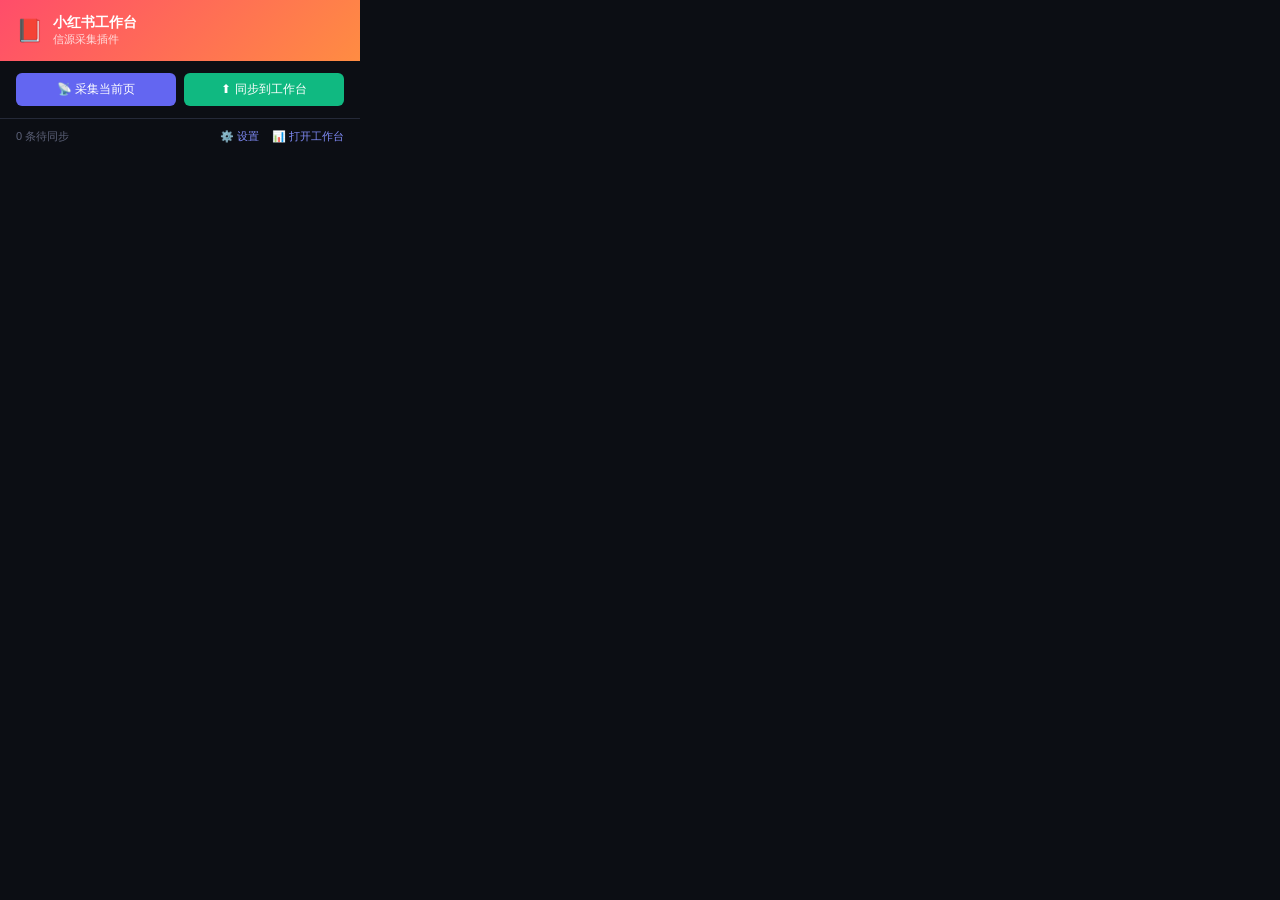
<file: chrome-ext/popup.html>
<!DOCTYPE html>
<html>
<head>
<meta charset="UTF-8">
<style>
*{margin:0;padding:0;box-sizing:border-box}
body{width:360px;font-family:-apple-system,BlinkMacSystemFont,'Segoe UI','PingFang SC',sans-serif;background:#0c0e14;color:#e8eaf0;font-size:13px}
.header{padding:14px 16px;background:linear-gradient(135deg,#ff4d6a,#ff8c42);display:flex;align-items:center;gap:10px}
.header .logo{font-size:22px}
.header h1{font-size:14px;font-weight:700;color:#fff}
.header .sub{font-size:11px;color:rgba(255,255,255,0.8)}
.actions{padding:12px 16px;display:flex;gap:8px}
.btn{flex:1;padding:8px 12px;border-radius:6px;border:none;font-size:12px;font-weight:500;cursor:pointer;display:flex;align-items:center;justify-content:center;gap:4px;transition:all .15s}
.btn-p{background:#6366f1;color:#fff}
.btn-p:hover{background:#818cf8}
.btn-g{background:#10b981;color:#fff}
.btn-g:hover{background:#34d399}
.btn-ghost{background:#1e2230;color:#a0a5b8;border:1px solid #252938}
.btn-ghost:hover{border-color:#3b4054;color:#e8eaf0}
.btn-s{background:#252938;color:#a0a5b8;font-size:11px;padding:6px 10px}
.btn-s:hover{background:#2f3448}
.btn-d{background:transparent;color:#ff4d6a;font-size:11px;padding:6px 8px}
.list{max-height:300px;overflow-y:auto;padding:0 16px}
.item{padding:10px 12px;background:#181b25;border:1px solid #252938;border-radius:8px;margin-bottom:8px;cursor:pointer;transition:border-color .15s}
.item:hover{border-color:#6366f1}
.item-title{font-size:12px;font-weight:600;margin-bottom:4px;display:-webkit-box;-webkit-line-clamp:1;-webkit-box-orient:vertical;overflow:hidden}
.item-meta{display:flex;justify-content:space-between;align-items:center}
.item-meta .platform{font-size:10px;font-weight:600;color:#ff8c42;text-transform:uppercase}
.item-meta .eng{display:flex;gap:8px;font-size:10px;color:#5c6178}
.item-meta .synced{color:#10b981;font-size:10px}
.empty{text-align:center;padding:24px 16px;color:#5c6178}
.empty .icon{font-size:28px;margin-bottom:6px}
.footer{padding:10px 16px;border-top:1px solid #252938;display:flex;justify-content:space-between;align-items:center;font-size:11px;color:#5c6178}
.footer a{color:#818cf8;text-decoration:none}
.settings{display:none;padding:16px}
.settings.show{display:block}
.settings label{display:block;font-size:10px;text-transform:uppercase;letter-spacing:.5px;color:#5c6178;margin-bottom:4px;font-weight:600}
.settings input{width:100%;padding:7px 10px;background:#1e2230;border:1px solid #252938;border-radius:5px;color:#e8eaf0;font-size:12px;outline:none}
.settings input:focus{border-color:#6366f1}
.settings .fg{margin-bottom:10px}
.toast{position:fixed;top:8px;right:8px;padding:8px 14px;border-radius:6px;color:#fff;font-size:11px;font-weight:500;animation:fadeIn .2s;z-index:10}
.toast-ok{background:#10b981}
.toast-err{background:#ef4444}
@keyframes fadeIn{from{opacity:0;transform:translateY(-8px)}to{opacity:1;transform:translateY(0)}}
</style>
</head>
<body>
<div class="header">
  <div class="logo">📕</div>
  <div>
    <h1>小红书工作台</h1>
    <div class="sub">信源采集插件</div>
  </div>
</div>

<div class="actions">
  <button class="btn btn-p" id="clip-btn">📡 采集当前页</button>
  <button class="btn btn-g" id="sync-btn">⬆ 同步到工作台</button>
</div>

<div class="list" id="source-list"></div>

<div class="footer">
  <span id="count-info">0 条待同步</span>
  <div>
    <a href="#" id="settings-toggle">⚙️ 设置</a>
    <a href="#" id="open-dashboard" style="margin-left:10px">📊 打开工作台</a>
  </div>
</div>

<div class="settings" id="settings-panel">
  <div class="fg">
    <label>工作台地址</label>
    <input id="dashboard-url" placeholder="http://localhost:8080 或 https://xxx.github.io/xhs-dashboard">
  </div>
  <div style="display:flex;gap:8px">
    <button class="btn btn-p" id="save-settings" style="font-size:11px">💾 保存</button>
    <button class="btn btn-ghost" id="clear-all" style="font-size:11px;color:#ff4d6a">🗑 清空全部</button>
  </div>
</div>

<script src="popup.js"></script>
</body>
</html>
</file>
